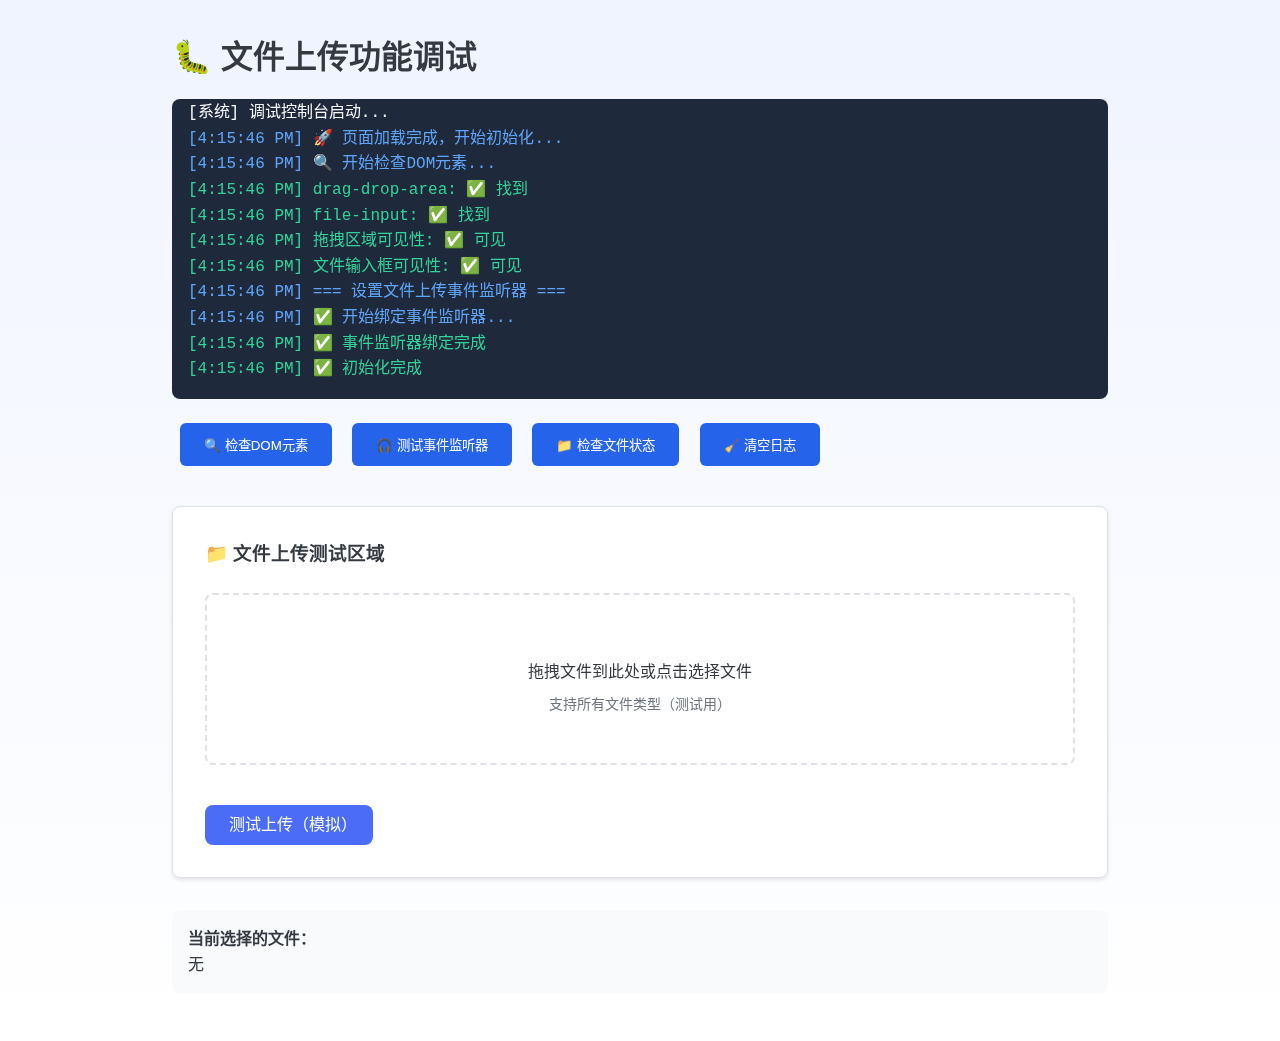
<file: debug-upload.html>
<!DOCTYPE html>
<html lang="zh-CN">
<head>
    <meta charset="UTF-8">
    <meta name="viewport" content="width=device-width, initial-scale=1.0">
    <title>🐛 文件上传调试页面</title>
    <link rel="stylesheet" href="style.css">
    <style>
        .debug-panel {
            background: #1e293b;
            color: #f8fafc;
            padding: 1rem;
            border-radius: 8px;
            font-family: monospace;
            margin: 1rem 0;
            max-height: 300px;
            overflow-y: auto;
        }
        .test-btn {
            margin: 0.5rem;
            padding: 0.75rem 1.5rem;
            border: none;
            border-radius: 6px;
            background: #2563eb;
            color: white;
            cursor: pointer;
        }
        .test-btn:hover {
            background: #1d4ed8;
        }
    </style>
</head>
<body>
    <div style="padding: 2rem; max-width: 1000px; margin: 0 auto;">
        <h1>🐛 文件上传功能调试</h1>
        
        <!-- 调试控制台 -->
        <div class="debug-panel" id="debug-console">
            [系统] 调试控制台启动...<br>
        </div>
        
        <!-- 测试按钮 -->
        <div style="margin: 1rem 0;">
            <button class="test-btn" onclick="testElements()">🔍 检查DOM元素</button>
            <button class="test-btn" onclick="testEventListeners()">🎧 测试事件监听器</button>
            <button class="test-btn" onclick="testCurrentFiles()">📁 检查文件状态</button>
            <button class="test-btn" onclick="clearDebug()">🧹 清空日志</button>
        </div>
        
        <!-- 文件上传区域 -->
        <div class="upload-card" style="margin: 2rem 0;">
            <h3>📁 文件上传测试区域</h3>
            
            <div class="drag-drop-area" id="drag-drop-area">
                <div class="upload-icon">
                    <i class="fas fa-cloud-upload-alt"></i>
                </div>
                <p>拖拽文件到此处或点击选择文件</p>
                <p class="upload-hint">支持所有文件类型（测试用）</p>
                <input type="file" id="file-input" multiple>
            </div>
            
            <button class="btn btn-primary" onclick="testUpload()" style="margin-top: 1rem;">
                <i class="fas fa-upload"></i> 测试上传（模拟）
            </button>
        </div>
        
        <!-- 文件信息显示 -->
        <div id="file-info" style="background: #f8fafc; padding: 1rem; border-radius: 8px; margin: 1rem 0;">
            <h4>当前选择的文件：</h4>
            <div id="file-list">无</div>
        </div>
    </div>

    <script>
        // 全局变量
        let currentFiles = [];
        let debugConsole = document.getElementById('debug-console');
        
        // 调试日志函数
        function debugLog(message, type = 'info') {
            const timestamp = new Date().toLocaleTimeString();
            const colors = {
                info: '#60a5fa',
                success: '#34d399', 
                error: '#f87171',
                warning: '#fbbf24'
            };
            
            debugConsole.innerHTML += `<span style="color: ${colors[type]}">[${timestamp}] ${message}</span><br>`;
            debugConsole.scrollTop = debugConsole.scrollHeight;
            console.log(`[DEBUG] ${message}`);
        }
        
        // 测试DOM元素
        function testElements() {
            debugLog('🔍 开始检查DOM元素...', 'info');
            
            const dragDropArea = document.getElementById('drag-drop-area');
            const fileInput = document.getElementById('file-input');
            
            debugLog(`drag-drop-area: ${!!dragDropArea ? '✅ 找到' : '❌ 未找到'}`, dragDropArea ? 'success' : 'error');
            debugLog(`file-input: ${!!fileInput ? '✅ 找到' : '❌ 未找到'}`, fileInput ? 'success' : 'error');
            
            if (dragDropArea) {
                debugLog(`拖拽区域可见性: ${dragDropArea.offsetParent !== null ? '✅ 可见' : '❌ 隐藏'}`, dragDropArea.offsetParent !== null ? 'success' : 'warning');
            }
            
            if (fileInput) {
                debugLog(`文件输入框可见性: ${fileInput.offsetParent !== null ? '✅ 可见' : '❌ 隐藏'}`, fileInput.offsetParent !== null ? 'success' : 'warning');
            }
        }
        
        // 测试事件监听器
        function testEventListeners() {
            debugLog('🎧 开始设置事件监听器...', 'info');
            setupFileUploadListeners();
            debugLog('✅ 事件监听器设置完成', 'success');
        }
        
        // 检查文件状态
        function testCurrentFiles() {
            debugLog('📁 检查当前文件状态...', 'info');
            debugLog(`currentFiles类型: ${typeof currentFiles}`, 'info');
            debugLog(`currentFiles是否为数组: ${Array.isArray(currentFiles)}`, 'info');
            debugLog(`currentFiles长度: ${currentFiles.length}`, 'info');
            
            if (currentFiles.length > 0) {
                currentFiles.forEach((file, index) => {
                    debugLog(`文件${index + 1}: ${file.name} (${file.size} bytes)`, 'success');
                });
            } else {
                debugLog('❌ 没有选择任何文件', 'warning');
            }
        }
        
        // 模拟上传测试
        function testUpload() {
            debugLog('🚀 模拟上传测试...', 'info');
            
            if (currentFiles.length === 0) {
                debugLog('❌ 没有文件可上传', 'error');
                showToast('请先选择文件', 'warning');
                return;
            }
            
            debugLog(`✅ 发现 ${currentFiles.length} 个文件，开始模拟上传...`, 'success');
            showToast(`模拟上传 ${currentFiles.length} 个文件成功！`, 'success');
        }
        
        // 清空调试日志
        function clearDebug() {
            debugConsole.innerHTML = '[系统] 调试控制台已清空...<br>';
        }
        
        // 文件处理函数
        function handleFileSelect(files) {
            debugLog('=== 🎯 handleFileSelect被调用 ===', 'info');
            debugLog(`传入文件数量: ${files.length}`, 'info');
            
            currentFiles = Array.from(files);
            
            // 更新文件信息显示
            const fileList = document.getElementById('file-list');
            if (currentFiles.length > 0) {
                fileList.innerHTML = currentFiles.map(file => 
                    `<div>📄 ${file.name} (${formatFileSize(file.size)})</div>`
                ).join('');
                
                debugLog(`✅ 成功选择 ${currentFiles.length} 个文件`, 'success');
            } else {
                fileList.innerHTML = '无';
                debugLog('❌ 没有有效文件', 'error');
            }
        }
        
        // 文件大小格式化
        function formatFileSize(bytes) {
            if (bytes === 0) return '0 Bytes';
            const k = 1024;
            const sizes = ['Bytes', 'KB', 'MB', 'GB'];
            const i = Math.floor(Math.log(bytes) / Math.log(k));
            return parseFloat((bytes / Math.pow(k, i)).toFixed(2)) + ' ' + sizes[i];
        }
        
        // Toast提示函数
        function showToast(message, type = 'info') {
            let container = document.getElementById('toast-container');
            if (!container) {
                container = document.createElement('div');
                container.id = 'toast-container';
                container.className = 'toast-container';
                document.body.appendChild(container);
            }
            
            const toast = document.createElement('div');
            toast.className = `toast ${type}`;
            toast.innerHTML = `
                <div style="display: flex; justify-content: space-between; align-items: center;">
                    <span>${message}</span>
                    <button onclick="this.parentElement.parentElement.remove()" style="background: none; border: none; cursor: pointer; color: #64748b; font-size: 1.2rem; padding: 0 5px;">×</button>
                </div>
            `;
            
            container.appendChild(toast);
            debugLog(`📨 Toast消息: ${message}`, 'info');
            
            setTimeout(() => {
                if (toast.parentElement) {
                    toast.remove();
                }
            }, 5000);
        }
        
        // 设置文件上传事件监听器（复制自主文件）
        function setupFileUploadListeners() {
            debugLog('=== 设置文件上传事件监听器 ===', 'info');
            
            const dragDropArea = document.getElementById('drag-drop-area');
            const fileInput = document.getElementById('file-input');

            if (!dragDropArea || !fileInput) {
                debugLog('❌ 文件上传元素未找到!', 'error');
                return;
            }

            // 移除旧的事件监听器
            const newDragDropArea = dragDropArea.cloneNode(true);
            const newFileInput = newDragDropArea.querySelector('#file-input');
            dragDropArea.parentNode.replaceChild(newDragDropArea, dragDropArea);

            debugLog('✅ 开始绑定事件监听器...', 'info');

            // 拖拽事件
            newDragDropArea.addEventListener('dragover', (e) => {
                e.preventDefault();
                newDragDropArea.classList.add('dragover');
                debugLog('🔄 文件拖拽悬停', 'info');
            });

            newDragDropArea.addEventListener('dragleave', (e) => {
                e.preventDefault();
                if (!newDragDropArea.contains(e.relatedTarget)) {
                    newDragDropArea.classList.remove('dragover');
                    debugLog('🔄 文件拖拽离开', 'info');
                }
            });

            newDragDropArea.addEventListener('drop', (e) => {
                e.preventDefault();
                newDragDropArea.classList.remove('dragover');
                const files = e.dataTransfer.files;
                debugLog(`🎯 拖拽放下 ${files.length} 个文件`, 'success');
                if (files.length > 0) {
                    handleFileSelect(files);
                    showToast(`通过拖拽选择了 ${files.length} 个文件`, 'success');
                }
            });

            // 点击事件
            newDragDropArea.addEventListener('click', (e) => {
                debugLog('🖱️ 点击上传区域', 'info');
                if (e.target !== newFileInput) {
                    newFileInput.click();
                }
            });

            // 文件选择事件
            newFileInput.addEventListener('change', (e) => {
                const files = e.target.files;
                debugLog(`🎯 文件选择改变: ${files.length} 个文件`, 'success');
                if (files.length > 0) {
                    handleFileSelect(files);
                    showToast(`已选择 ${files.length} 个文件`, 'success');
                }
            });

            debugLog('✅ 事件监听器绑定完成', 'success');
        }
        
        // 页面加载时初始化
        document.addEventListener('DOMContentLoaded', function() {
            debugLog('🚀 页面加载完成，开始初始化...', 'info');
            testElements();
            setupFileUploadListeners();
            debugLog('✅ 初始化完成', 'success');
        });
    </script>
</body>
</html>
</file>
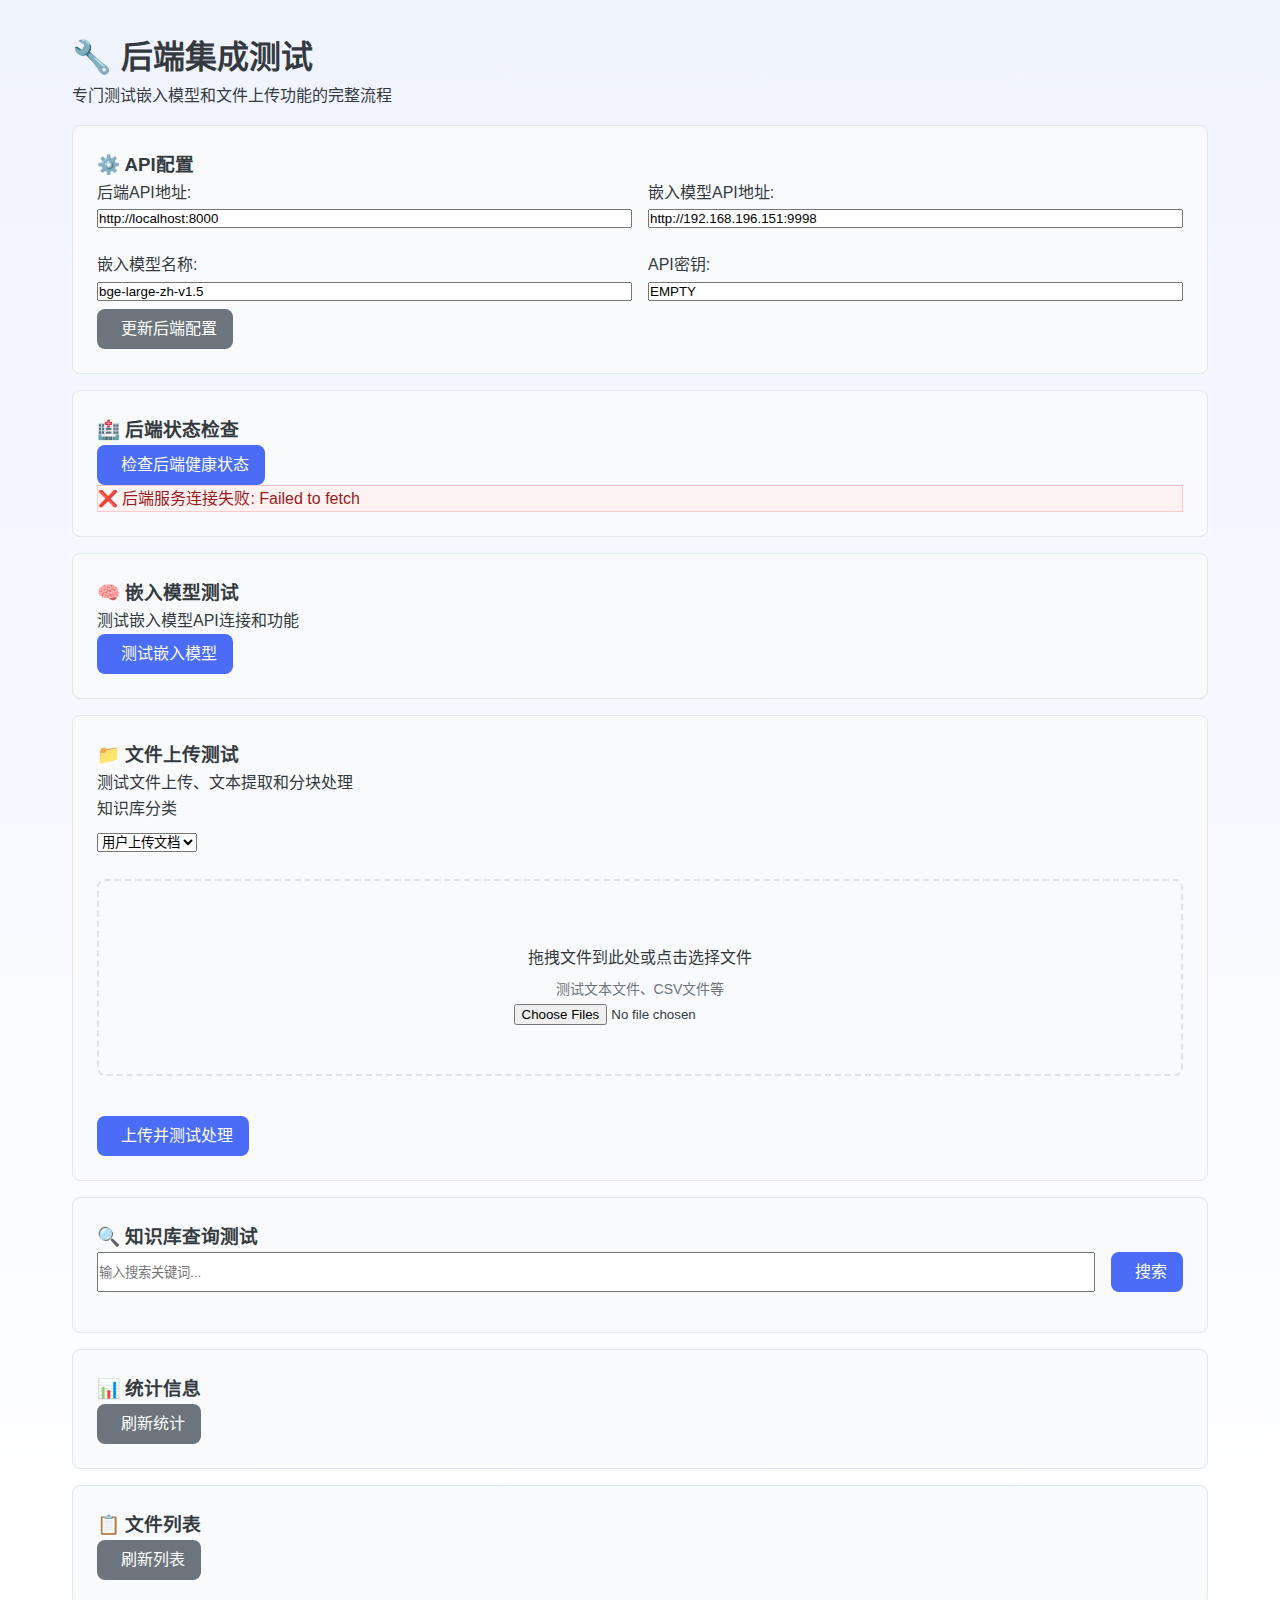
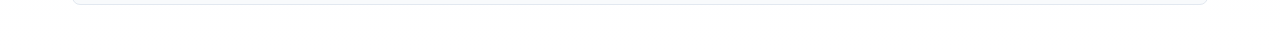
<file: test-backend-integration.html>
<!DOCTYPE html>
<html lang="zh-CN">
<head>
    <meta charset="UTF-8">
    <meta name="viewport" content="width=device-width, initial-scale=1.0">
    <title>🔧 后端集成测试 - 嵌入模型与文件上传</title>
    <link rel="stylesheet" href="style.css">
    <style>
        .test-section {
            background: #f8fafc;
            border: 1px solid #e2e8f0;
            border-radius: 8px;
            padding: 1.5rem;
            margin: 1rem 0;
        }
        .status-indicator {
            padding: 0.5rem 1rem;
            border-radius: 6px;
            margin: 0.5rem 0;
            font-weight: 500;
        }
        .status-success {
            background: #dcfce7;
            color: #166534;
            border: 1px solid #bbf7d0;
        }
        .status-error {
            background: #fef2f2;
            color: #991b1b;
            border: 1px solid #fecaca;
        }
        .status-warning {
            background: #fefce8;
            color: #92400e;
            border: 1px solid #fde68a;
        }
        .code-block {
            background: #1e293b;
            color: #f8fafc;
            padding: 1rem;
            border-radius: 6px;
            font-family: monospace;
            font-size: 0.875rem;
            overflow-x: auto;
            margin: 0.5rem 0;
        }
        .config-input {
            width: 100%;
            margin-bottom: 0.5rem;
        }
    </style>
</head>
<body>
    <div style="padding: 2rem; max-width: 1200px; margin: 0 auto;">
        <h1>🔧 后端集成测试</h1>
        <p>专门测试嵌入模型和文件上传功能的完整流程</p>
        
        <!-- API配置 -->
        <div class="test-section">
            <h3>⚙️ API配置</h3>
            <div style="display: grid; grid-template-columns: 1fr 1fr; gap: 1rem;">
                <div>
                    <label>后端API地址:</label>
                    <input type="text" id="api-base" value="http://localhost:8000" class="config-input">
                </div>
                <div>
                    <label>嵌入模型API地址:</label>
                    <input type="text" id="embed-url" value="http://192.168.196.151:9998" class="config-input">
                </div>
                <div>
                    <label>嵌入模型名称:</label>
                    <input type="text" id="embed-model" value="bge-large-zh-v1.5" class="config-input">
                </div>
                <div>
                    <label>API密钥:</label>
                    <input type="text" id="embed-key" value="EMPTY" class="config-input">
                </div>
            </div>
            <button class="btn btn-secondary" onclick="updateBackendConfig()">
                <i class="fas fa-cog"></i> 更新后端配置
            </button>
        </div>

        <!-- 后端状态检查 -->
        <div class="test-section">
            <h3>🏥 后端状态检查</h3>
            <button class="btn btn-primary" onclick="checkBackendHealth()">
                <i class="fas fa-heartbeat"></i> 检查后端健康状态
            </button>
            <div id="health-status"></div>
        </div>

        <!-- 嵌入模型测试 -->
        <div class="test-section">
            <h3>🧠 嵌入模型测试</h3>
            <p>测试嵌入模型API连接和功能</p>
            <button class="btn btn-primary" onclick="testEmbeddingModel()">
                <i class="fas fa-brain"></i> 测试嵌入模型
            </button>
            <div id="embedding-test-result"></div>
        </div>

        <!-- 文件上传测试 -->
        <div class="test-section">
            <h3>📁 文件上传测试</h3>
            <p>测试文件上传、文本提取和分块处理</p>
            
            <div class="form-group">
                <label for="test-kb-type">知识库分类</label>
                <select id="test-kb-type" class="form-select">
                    <option value="用户上传文档">用户上传文档</option>
                    <option value="临床试验方案">临床试验方案</option>
                    <option value="医学文献">医学文献</option>
                </select>
            </div>
            
            <div class="drag-drop-area" id="test-drag-drop-area">
                <div class="upload-icon">
                    <i class="fas fa-cloud-upload-alt"></i>
                </div>
                <p>拖拽文件到此处或点击选择文件</p>
                <p class="upload-hint">测试文本文件、CSV文件等</p>
                <input type="file" id="test-file-input" multiple>
            </div>
            
            <button class="btn btn-primary" onclick="uploadTestFiles()" style="margin-top: 1rem;">
                <i class="fas fa-upload"></i> 上传并测试处理
            </button>
            
            <div id="upload-test-result"></div>
        </div>

        <!-- 知识库查询测试 -->
        <div class="test-section">
            <h3>🔍 知识库查询测试</h3>
            <div style="display: flex; gap: 1rem; margin-bottom: 1rem;">
                <input type="text" id="search-query" placeholder="输入搜索关键词..." style="flex: 1;">
                <button class="btn btn-primary" onclick="testKnowledgeSearch()">
                    <i class="fas fa-search"></i> 搜索
                </button>
            </div>
            <div id="search-test-result"></div>
        </div>

        <!-- 统计信息 -->
        <div class="test-section">
            <h3>📊 统计信息</h3>
            <button class="btn btn-secondary" onclick="loadKnowledgeStats()">
                <i class="fas fa-chart-bar"></i> 刷新统计
            </button>
            <div id="stats-display"></div>
        </div>

        <!-- 文件列表 -->
        <div class="test-section">
            <h3>📋 文件列表</h3>
            <button class="btn btn-secondary" onclick="loadFileList()">
                <i class="fas fa-list"></i> 刷新列表
            </button>
            <div id="files-display"></div>
        </div>
    </div>

    <script>
        // 全局变量
        let currentFiles = [];
        let apiBaseUrl = 'http://localhost:8000';

        // 页面初始化
        document.addEventListener('DOMContentLoaded', function() {
            setupFileUploadListeners();
            checkBackendHealth();
        });

        // 设置文件上传监听器
        function setupFileUploadListeners() {
            const dragDropArea = document.getElementById('test-drag-drop-area');
            const fileInput = document.getElementById('test-file-input');

            if (!dragDropArea || !fileInput) return;

            // 移除旧事件监听器
            const newDragDropArea = dragDropArea.cloneNode(true);
            const newFileInput = newDragDropArea.querySelector('#test-file-input');
            dragDropArea.parentNode.replaceChild(newDragDropArea, dragDropArea);

            // 拖拽事件
            newDragDropArea.addEventListener('dragover', (e) => {
                e.preventDefault();
                newDragDropArea.classList.add('dragover');
            });

            newDragDropArea.addEventListener('dragleave', (e) => {
                e.preventDefault();
                if (!newDragDropArea.contains(e.relatedTarget)) {
                    newDragDropArea.classList.remove('dragover');
                }
            });

            newDragDropArea.addEventListener('drop', (e) => {
                e.preventDefault();
                newDragDropArea.classList.remove('dragover');
                const files = e.dataTransfer.files;
                if (files.length > 0) {
                    handleTestFileSelect(files);
                }
            });

            // 点击事件
            newDragDropArea.addEventListener('click', (e) => {
                if (e.target !== newFileInput) {
                    newFileInput.click();
                }
            });

            // 文件选择事件
            newFileInput.addEventListener('change', (e) => {
                const files = e.target.files;
                if (files.length > 0) {
                    handleTestFileSelect(files);
                }
            });
        }

        // 处理文件选择
        function handleTestFileSelect(files) {
            currentFiles = Array.from(files);
            const dragDropArea = document.getElementById('test-drag-drop-area');
            const preview = dragDropArea.querySelector('p');
            
            if (currentFiles.length > 0) {
                const fileNames = currentFiles.map(f => f.name).join(', ');
                preview.innerHTML = `已选择 ${currentFiles.length} 个文件:<br><small style="color: #666;">${fileNames}</small>`;
                dragDropArea.style.borderColor = '#10b981';
                dragDropArea.style.backgroundColor = 'rgba(16, 185, 129, 0.05)';
            }
        }

        // 更新后端配置
        async function updateBackendConfig() {
            const embedUrl = document.getElementById('embed-url').value;
            const embedModel = document.getElementById('embed-model').value;
            const embedKey = document.getElementById('embed-key').value;
            apiBaseUrl = document.getElementById('api-base').value;

            try {
                const formData = new FormData();
                formData.append('embed_type', 'local-api');
                formData.append('embed_url', embedUrl);
                formData.append('embed_model', embedModel);
                formData.append('embed_key', embedKey);
                formData.append('embed_dimension', '1024');

                const response = await fetch(`${apiBaseUrl}/config/update`, {
                    method: 'POST',
                    body: formData
                });

                if (response.ok) {
                    showStatus('config-status', '配置更新成功', 'success');
                } else {
                    showStatus('config-status', '配置更新失败', 'error');
                }
            } catch (error) {
                showStatus('config-status', `配置更新错误: ${error.message}`, 'error');
            }
        }

        // 检查后端健康状态
        async function checkBackendHealth() {
            try {
                const response = await fetch(`${apiBaseUrl}/health`);
                const data = await response.json();
                
                if (response.ok) {
                    const statusHtml = `
                        <div class="status-success">
                            ✅ 后端服务正常运行<br>
                            <small>服务: ${data.service} | 时间: ${data.timestamp}</small>
                        </div>
                    `;
                    document.getElementById('health-status').innerHTML = statusHtml;
                } else {
                    throw new Error('健康检查失败');
                }
            } catch (error) {
                const statusHtml = `
                    <div class="status-error">
                        ❌ 后端服务连接失败: ${error.message}
                    </div>
                `;
                document.getElementById('health-status').innerHTML = statusHtml;
            }
        }

        // 测试嵌入模型
        async function testEmbeddingModel() {
            const resultDiv = document.getElementById('embedding-test-result');
            resultDiv.innerHTML = '<div class="status-warning">🔄 正在测试嵌入模型...</div>';

            try {
                const response = await fetch(`${apiBaseUrl}/test/embedding`, {
                    method: 'POST'
                });
                const result = await response.json();

                if (result.success) {
                    const resultHtml = `
                        <div class="status-success">
                            ✅ 嵌入模型测试成功<br>
                            <strong>模型类型:</strong> ${result.model_type}<br>
                            <strong>模型名称:</strong> ${result.model_name || 'N/A'}<br>
                            <strong>向量维度:</strong> ${result.dimension}<br>
                            <strong>示例值:</strong> [${result.sample_values.join(', ')}]
                        </div>
                        <div class="code-block">
API响应: ${JSON.stringify(result, null, 2)}
                        </div>
                    `;
                    resultDiv.innerHTML = resultHtml;
                } else {
                    resultDiv.innerHTML = `
                        <div class="status-error">
                            ❌ 嵌入模型测试失败<br>
                            <strong>错误信息:</strong> ${result.message}
                        </div>
                    `;
                }
            } catch (error) {
                resultDiv.innerHTML = `
                    <div class="status-error">
                        ❌ 测试请求失败: ${error.message}
                    </div>
                `;
            }
        }

        // 上传测试文件
        async function uploadTestFiles() {
            if (currentFiles.length === 0) {
                showToast('请先选择文件', 'warning');
                return;
            }

            const resultDiv = document.getElementById('upload-test-result');
            const knowledgeType = document.getElementById('test-kb-type').value;
            
            resultDiv.innerHTML = '<div class="status-warning">🔄 正在上传和处理文件...</div>';

            try {
                let allResults = [];

                for (let file of currentFiles) {
                    const formData = new FormData();
                    formData.append('file', file);
                    formData.append('knowledge_type', knowledgeType);
                    formData.append('title', file.name.split('.')[0]);

                    const response = await fetch(`${apiBaseUrl}/knowledge/upload`, {
                        method: 'POST',
                        body: formData
                    });

                    const result = await response.json();
                    allResults.push({ file: file.name, result });
                }

                // 显示结果
                let resultsHtml = '';
                for (let { file, result } of allResults) {
                    if (result.success) {
                        resultsHtml += `
                            <div class="status-success">
                                ✅ ${file} 上传成功<br>
                                <strong>记录数:</strong> ${result.records_added}<br>
                                <strong>文本块数:</strong> ${result.chunks_count}<br>
                                <strong>文件类型:</strong> ${result.processing_info.file_type}<br>
                                <strong>文本提取:</strong> ${result.processing_info.text_extracted ? '成功' : '失败'}<br>
                                <strong>分块处理:</strong> ${result.processing_info.chunking_applied ? '已应用' : '未应用'}
                            </div>
                        `;
                    } else {
                        resultsHtml += `
                            <div class="status-error">
                                ❌ ${file} 上传失败: ${result.message || result.detail}
                            </div>
                        `;
                    }
                }

                resultDiv.innerHTML = resultsHtml;

                // 清空文件选择
                currentFiles = [];
                document.getElementById('test-file-input').value = '';
                const dragDropArea = document.getElementById('test-drag-drop-area');
                dragDropArea.querySelector('p').innerHTML = '拖拽文件到此处或点击选择文件';
                dragDropArea.style.borderColor = '';
                dragDropArea.style.backgroundColor = '';

                // 刷新统计和文件列表
                loadKnowledgeStats();
                loadFileList();

            } catch (error) {
                resultDiv.innerHTML = `
                    <div class="status-error">
                        ❌ 上传过程出错: ${error.message}
                    </div>
                `;
            }
        }

        // 测试知识库搜索
        async function testKnowledgeSearch() {
            const query = document.getElementById('search-query').value.trim();
            if (!query) {
                showToast('请输入搜索关键词', 'warning');
                return;
            }

            const resultDiv = document.getElementById('search-test-result');
            resultDiv.innerHTML = '<div class="status-warning">🔄 正在进行向量相似度搜索...</div>';

            try {
                const response = await fetch(`${apiBaseUrl}/knowledge/search?query=${encodeURIComponent(query)}&top_k=5`);
                const result = await response.json();

                if (result.success) {
                    if (result.results.length > 0) {
                        let resultsHtml = `
                            <div class="status-success">
                                ✅ 找到 ${result.results.length} 个相关结果
                            </div>
                        `;
                        
                        // 显示搜索信息
                        if (result.search_info) {
                            resultsHtml += `
                                <div style="background: #f1f5f9; padding: 1rem; margin: 0.5rem 0; border-radius: 6px;">
                                    <h4>🔍 搜索详情</h4>
                                    <p><strong>查询:</strong> ${result.search_info.query}</p>
                                    <p><strong>搜索的文档数:</strong> ${result.search_info.total_docs_searched}</p>
                                    <p><strong>找到结果数:</strong> ${result.search_info.results_found}</p>
                                    <p><strong>查询向量维度:</strong> ${result.search_info.embedding_dimension}</p>
                                </div>
                            `;
                        }
                        
                        result.results.forEach((item, index) => {
                            const similarityPercent = (item.score * 100).toFixed(1);
                            const similarityColor = item.score > 0.7 ? '#10b981' : item.score > 0.5 ? '#f59e0b' : '#ef4444';
                            
                            resultsHtml += `
                                <div style="border: 1px solid #e2e8f0; padding: 1rem; margin: 0.5rem 0; border-radius: 6px;">
                                    <div style="display: flex; justify-content: space-between; align-items: center; margin-bottom: 0.5rem;">
                                        <h4>结果 ${index + 1}</h4>
                                        <span style="background: ${similarityColor}; color: white; padding: 0.25rem 0.5rem; border-radius: 4px; font-size: 0.875rem;">
                                            相似度: ${similarityPercent}%
                                        </span>
                                    </div>
                                    <p><strong>类型:</strong> ${item.knowledge_type}</p>
                                    <p><strong>内容:</strong> ${item.content}</p>
                                    <div style="font-size: 0.875rem; color: #64748b;">
                                        <p><strong>来源:</strong> ${item.metadata.source_file || item.metadata.title}</p>
                                        <p><strong>文本块:</strong> 第 ${item.metadata.chunk_index + 1} 块</p>
                                        <p><strong>上传时间:</strong> ${new Date(item.metadata.upload_time).toLocaleString()}</p>
                                        ${item.metadata.embedding_dimension ? `<p><strong>向量维度:</strong> ${item.metadata.embedding_dimension}</p>` : ''}
                                    </div>
                                </div>
                            `;
                        });

                        resultDiv.innerHTML = resultsHtml;
                    } else {
                        let messageHtml = '<div class="status-warning">⚠️ 没有找到相关结果</div>';
                        
                        if (result.message) {
                            messageHtml += `<p>${result.message}</p>`;
                        }
                        
                        if (result.search_info) {
                            messageHtml += `
                                <div style="background: #fef3c7; padding: 1rem; margin: 0.5rem 0; border-radius: 6px;">
                                    <p><strong>搜索信息:</strong></p>
                                    <p>• 查询: ${result.search_info.query}</p>
                                    <p>• 搜索的文档数: ${result.search_info.total_docs_searched}</p>
                                    <p>• 查询向量维度: ${result.search_info.embedding_dimension}</p>
                                </div>
                            `;
                        }
                        
                        resultDiv.innerHTML = messageHtml;
                    }
                } else {
                    resultDiv.innerHTML = `<div class="status-error">❌ 搜索失败: ${result.message}</div>`;
                }
            } catch (error) {
                resultDiv.innerHTML = `<div class="status-error">❌ 搜索请求失败: ${error.message}</div>`;
            }
        }

        // 加载知识库统计
        async function loadKnowledgeStats() {
            try {
                const response = await fetch(`${apiBaseUrl}/knowledge/stats`);
                const result = await response.json();

                if (result.success) {
                    let statsHtml = '<div class="status-success">✅ 统计信息加载成功</div>';
                    
                    // 显示总体统计
                    if (result.summary) {
                        statsHtml += `
                            <div style="background: #f1f5f9; padding: 1rem; margin: 0.5rem 0; border-radius: 6px;">
                                <h4>📊 总体统计</h4>
                                <p><strong>向量化文档总数:</strong> ${result.summary.total_embedded_documents}</p>
                                <p><strong>上传文件总数:</strong> ${result.summary.total_uploaded_files}</p>
                                <p><strong>嵌入模型类型:</strong> ${result.summary.embedding_model}</p>
                                <p><strong>平均每文件文档数:</strong> ${result.summary.avg_docs_per_file.toFixed(1)}</p>
                            </div>
                        `;
                    }
                    
                    // 显示各类型统计
                    const total = Object.values(result.stats).reduce((sum, stat) => sum + (stat.document_count || 0), 0);
                    statsHtml += `<h4>📚 分类统计</h4>`;
                    
                    Object.entries(result.stats).forEach(([type, stat]) => {
                        const count = stat.document_count || 0;
                        const percentage = total > 0 ? ((count / total) * 100).toFixed(1) : '0.0';
                        statsHtml += `
                            <p><strong>${type}:</strong> ${count} 个文档 (${percentage}%)</p>
                        `;
                    });

                    document.getElementById('stats-display').innerHTML = statsHtml;
                } else {
                    document.getElementById('stats-display').innerHTML = '<div class="status-error">❌ 统计加载失败</div>';
                }
            } catch (error) {
                document.getElementById('stats-display').innerHTML = `<div class="status-error">❌ 统计请求失败: ${error.message}</div>`;
            }
        }

        // 加载文件列表
        async function loadFileList() {
            try {
                const response = await fetch(`${apiBaseUrl}/knowledge/files`);
                const result = await response.json();

                if (result.success) {
                    let filesHtml = `
                        <div class="status-success">
                            ✅ 文件列表加载成功 
                            (共 ${result.files.length} 个文件，${result.total_embedded_documents || 0} 个向量文档)
                        </div>
                    `;
                    
                    if (result.files.length > 0) {
                        result.files.forEach(file => {
                            const embeddingStatus = file.embedded_count > 0 ? '✅' : '❌';
                            const embeddingInfo = file.embedded_count > 0 ? 
                                `成功: ${file.embedded_count}/${file.chunks_count}` : 
                                '未向量化';
                            
                            filesHtml += `
                                <div style="border: 1px solid #e2e8f0; padding: 1rem; margin: 0.5rem 0; border-radius: 6px;">
                                    <h4>${file.original_name || file.filename}</h4>
                                    <div style="display: grid; grid-template-columns: 1fr 1fr; gap: 1rem;">
                                        <div>
                                            <p><strong>类型:</strong> ${file.knowledge_type}</p>
                                            <p><strong>大小:</strong> ${formatFileSize(file.size)}</p>
                                            <p><strong>文本块数:</strong> ${file.chunks_count || 'N/A'}</p>
                                        </div>
                                        <div>
                                            <p><strong>向量化:</strong> ${embeddingStatus} ${embeddingInfo}</p>
                                            <p><strong>上传时间:</strong> ${new Date(file.upload_time).toLocaleString()}</p>
                                        </div>
                                    </div>
                                </div>
                            `;
                        });
                    } else {
                        filesHtml += '<p>暂无上传的文件</p>';
                    }

                    document.getElementById('files-display').innerHTML = filesHtml;
                } else {
                    document.getElementById('files-display').innerHTML = '<div class="status-error">❌ 文件列表加载失败</div>';
                }
            } catch (error) {
                document.getElementById('files-display').innerHTML = `<div class="status-error">❌ 文件列表请求失败: ${error.message}</div>`;
            }
        }

        // 显示状态
        function showStatus(elementId, message, type) {
            const element = document.getElementById(elementId);
            if (element) {
                element.innerHTML = `<div class="status-${type}">${message}</div>`;
            }
        }

        // 格式化文件大小
        function formatFileSize(bytes) {
            if (bytes === 0) return '0 Bytes';
            const k = 1024;
            const sizes = ['Bytes', 'KB', 'MB', 'GB'];
            const i = Math.floor(Math.log(bytes) / Math.log(k));
            return parseFloat((bytes / Math.pow(k, i)).toFixed(2)) + ' ' + sizes[i];
        }

        // Toast提示
        function showToast(message, type = 'info') {
            let container = document.getElementById('toast-container');
            if (!container) {
                container = document.createElement('div');
                container.id = 'toast-container';
                container.className = 'toast-container';
                document.body.appendChild(container);
            }
            
            const toast = document.createElement('div');
            toast.className = `toast ${type}`;
            toast.innerHTML = `
                <div style="display: flex; justify-content: space-between; align-items: center;">
                    <span>${message}</span>
                    <button onclick="this.parentElement.parentElement.remove()" style="background: none; border: none; cursor: pointer; color: #64748b; font-size: 1.2rem; padding: 0 5px;">×</button>
                </div>
            `;
            
            container.appendChild(toast);
            
            setTimeout(() => {
                if (toast.parentElement) {
                    toast.remove();
                }
            }, 5000);
        }
    </script>
</body>
</html>
</file>
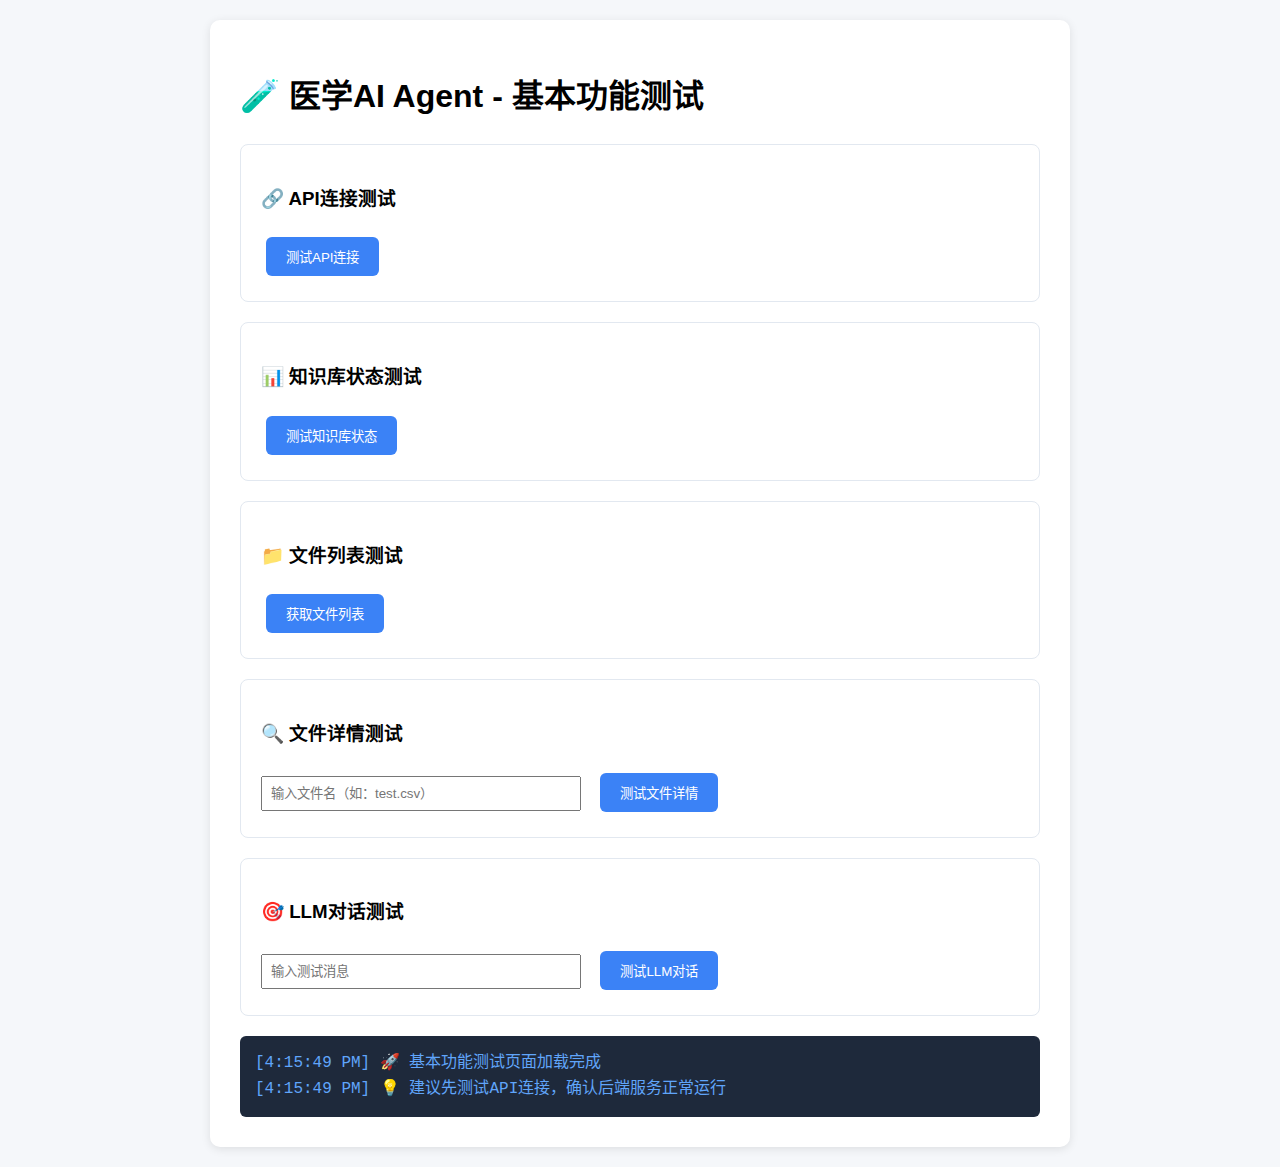
<file: test-basic-functions.html>
<!DOCTYPE html>
<html lang="zh-CN">
<head>
    <meta charset="UTF-8">
    <meta name="viewport" content="width=device-width, initial-scale=1.0">
    <title>基本功能测试</title>
    <style>
        body {
            font-family: -apple-system, BlinkMacSystemFont, 'Segoe UI', Roboto, sans-serif;
            line-height: 1.6;
            margin: 0;
            padding: 20px;
            background-color: #f5f7fa;
        }
        .container {
            max-width: 800px;
            margin: 0 auto;
            background: white;
            padding: 30px;
            border-radius: 10px;
            box-shadow: 0 2px 10px rgba(0,0,0,0.1);
        }
        .test-section {
            margin: 20px 0;
            padding: 20px;
            border: 1px solid #e2e8f0;
            border-radius: 8px;
        }
        .test-result {
            margin: 10px 0;
            padding: 10px;
            border-radius: 4px;
            font-family: monospace;
        }
        .success { background-color: #f0f9ff; border-left: 4px solid #10b981; }
        .error { background-color: #fef2f2; border-left: 4px solid #ef4444; }
        .warning { background-color: #fffbeb; border-left: 4px solid #f59e0b; }
        .info { background-color: #f8fafc; border-left: 4px solid #6366f1; }
        button {
            background: #3b82f6;
            color: white;
            border: none;
            padding: 10px 20px;
            border-radius: 6px;
            cursor: pointer;
            margin: 5px;
        }
        button:hover { background: #2563eb; }
        #console {
            background: #1e293b;
            color: #e2e8f0;
            padding: 15px;
            border-radius: 6px;
            font-family: 'Courier New', monospace;
            max-height: 300px;
            overflow-y: auto;
            margin-top: 20px;
        }
    </style>
</head>
<body>
    <div class="container">
        <h1>🧪 医学AI Agent - 基本功能测试</h1>
        
        <div class="test-section">
            <h3>🔗 API连接测试</h3>
            <button onclick="testAPIConnection()">测试API连接</button>
            <div id="api-result"></div>
        </div>

        <div class="test-section">
            <h3>📊 知识库状态测试</h3>
            <button onclick="testKnowledgeBaseStatus()">测试知识库状态</button>
            <div id="kb-result"></div>
        </div>

        <div class="test-section">
            <h3>📁 文件列表测试</h3>
            <button onclick="testFileList()">获取文件列表</button>
            <div id="files-result"></div>
        </div>

        <div class="test-section">
            <h3>🔍 文件详情测试</h3>
            <input type="text" id="test-filename" placeholder="输入文件名（如：test.csv）" style="padding: 8px; width: 300px; margin-right: 10px;">
            <button onclick="testFileDetails()">测试文件详情</button>
            <div id="details-result"></div>
        </div>

        <div class="test-section">
            <h3>🎯 LLM对话测试</h3>
            <input type="text" id="test-message" placeholder="输入测试消息" style="padding: 8px; width: 300px; margin-right: 10px;">
            <button onclick="testLLMChat()">测试LLM对话</button>
            <div id="chat-result"></div>
        </div>

        <div id="console"></div>
    </div>

    <script>
        const API_BASE_URL = 'http://localhost:8000';
        let consoleDiv = document.getElementById('console');

        function log(message, type = 'info') {
            const timestamp = new Date().toLocaleTimeString();
            const colors = {
                info: '#60a5fa',
                success: '#10b981', 
                error: '#ef4444',
                warning: '#f59e0b'
            };
            
            consoleDiv.innerHTML += `<span style="color: ${colors[type]}">[${timestamp}] ${message}</span><br>`;
            consoleDiv.scrollTop = consoleDiv.scrollHeight;
            console.log(`[${type.toUpperCase()}] ${message}`);
        }

        function showResult(elementId, message, type) {
            const element = document.getElementById(elementId);
            element.innerHTML = `<div class="test-result ${type}">${message}</div>`;
        }

        async function testAPIConnection() {
            log('🔗 开始测试API连接...', 'info');
            showResult('api-result', '测试中...', 'info');
            
            try {
                const response = await fetch(`${API_BASE_URL}/health`, { timeout: 5000 });
                if (response.ok) {
                    const data = await response.json();
                    log('✅ API连接成功', 'success');
                    showResult('api-result', `✅ API连接正常<br>状态: ${data.status}<br>时间: ${data.timestamp}`, 'success');
                } else {
                    log(`❌ API连接失败: HTTP ${response.status}`, 'error');
                    showResult('api-result', `❌ HTTP ${response.status}: ${response.statusText}`, 'error');
                }
            } catch (error) {
                log(`💥 API连接异常: ${error.message}`, 'error');
                showResult('api-result', `❌ 连接失败: ${error.message}<br><br>请检查：<br>• 后端服务是否启动<br>• 端口8000是否开放<br>• 防火墙设置`, 'error');
            }
        }

        async function testKnowledgeBaseStatus() {
            log('📊 开始测试知识库状态...', 'info');
            showResult('kb-result', '测试中...', 'info');
            
            try {
                const response = await fetch(`${API_BASE_URL}/knowledge/stats`);
                if (response.ok) {
                    const data = await response.json();
                    log('✅ 知识库状态获取成功', 'success');
                    
                    let statsHtml = '✅ 知识库状态正常<br><br>';
                    if (data.stats) {
                        const total = Object.values(data.stats).reduce((sum, stat) => sum + (stat.document_count || 0), 0);
                        statsHtml += `📚 总文档数: ${total}<br>`;
                        
                        Object.entries(data.stats).forEach(([type, stat]) => {
                            statsHtml += `• ${type}: ${stat.document_count || 0} 个文档<br>`;
                        });
                    }
                    
                    showResult('kb-result', statsHtml, 'success');
                } else {
                    log(`❌ 知识库状态获取失败: HTTP ${response.status}`, 'error');
                    showResult('kb-result', `❌ HTTP ${response.status}: ${response.statusText}`, 'error');
                }
            } catch (error) {
                log(`💥 知识库状态测试异常: ${error.message}`, 'error');
                showResult('kb-result', `❌ 测试失败: ${error.message}`, 'error');
            }
        }

        async function testFileList() {
            log('📁 开始测试文件列表...', 'info');
            showResult('files-result', '测试中...', 'info');
            
            try {
                const response = await fetch(`${API_BASE_URL}/knowledge/files`);
                if (response.ok) {
                    const data = await response.json();
                    log('✅ 文件列表获取成功', 'success');
                    
                    if (data.success && data.files) {
                        let filesHtml = `✅ 文件列表获取成功<br><br>📁 共 ${data.files.length} 个文件:<br><br>`;
                        
                        data.files.slice(0, 10).forEach(file => {
                            filesHtml += `• ${file.filename} (${(file.size/1024).toFixed(1)} KB)<br>`;
                        });
                        
                        if (data.files.length > 10) {
                            filesHtml += `... 还有 ${data.files.length - 10} 个文件`;
                        }
                        
                        showResult('files-result', filesHtml, 'success');
                    } else {
                        showResult('files-result', '❌ 文件列表数据格式异常', 'error');
                    }
                } else {
                    log(`❌ 文件列表获取失败: HTTP ${response.status}`, 'error');
                    showResult('files-result', `❌ HTTP ${response.status}: ${response.statusText}`, 'error');
                }
            } catch (error) {
                log(`💥 文件列表测试异常: ${error.message}`, 'error');
                showResult('files-result', `❌ 测试失败: ${error.message}`, 'error');
            }
        }

        async function testFileDetails() {
            const filename = document.getElementById('test-filename').value.trim();
            if (!filename) {
                showResult('details-result', '❌ 请输入文件名', 'warning');
                return;
            }
            
            log(`🔍 开始测试文件详情: ${filename}`, 'info');
            showResult('details-result', '测试中...', 'info');
            
            try {
                const encodedFilename = encodeURIComponent(filename);
                const response = await fetch(`${API_BASE_URL}/knowledge/file/${encodedFilename}/details`);
                
                if (response.ok) {
                    const data = await response.json();
                    log('✅ 文件详情获取成功', 'success');
                    
                    if (data.success) {
                        const stats = data.file_stats || {};
                        const embeddingInfo = data.embedding_info || {};
                        
                        let detailsHtml = `
                            ✅ 文件详情获取成功<br><br>
                            📁 文件名: ${data.filename}<br>
                            📏 原始大小: ${stats.original_size || 0} 字符<br>
                            🧩 分块数量: ${stats.chunks_count || 0}<br>
                            📊 知识库类型数: ${stats.knowledge_types || 0}<br>
                            🔗 向量维度: ${embeddingInfo.embedding_dimensions || 'N/A'}<br>
                            📈 平均块长度: ${Math.round(embeddingInfo.avg_chunk_length || 0)} 字符
                        `;
                        
                        if (data.chunks && data.chunks.length > 0) {
                            detailsHtml += `<br><br>📚 前3个分块预览:<br>`;
                            data.chunks.slice(0, 3).forEach((chunk, i) => {
                                const preview = chunk.content.substring(0, 50) + '...';
                                detailsHtml += `${i+1}. [${chunk.knowledge_type}] ${preview}<br>`;
                            });
                        }
                        
                        showResult('details-result', detailsHtml, 'success');
                    } else {
                        showResult('details-result', `❌ API返回失败: ${data.error}`, 'error');
                    }
                } else {
                    const errorText = await response.text();
                    log(`❌ 文件详情错误响应: ${errorText}`, 'error');
                    showResult('details-result', `❌ HTTP ${response.status}: ${response.statusText}`, 'error');
                }
            } catch (error) {
                log(`💥 文件详情测试异常: ${error.message}`, 'error');
                showResult('details-result', `❌ 测试失败: ${error.message}`, 'error');
            }
        }

        async function testLLMChat() {
            const message = document.getElementById('test-message').value.trim();
            if (!message) {
                showResult('chat-result', '❌ 请输入测试消息', 'warning');
                return;
            }
            
            log(`🎯 开始测试LLM对话: ${message}`, 'info');
            showResult('chat-result', '测试中...', 'info');
            
            try {
                const response = await fetch(`${API_BASE_URL}/chat`, {
                    method: 'POST',
                    headers: {
                        'Content-Type': 'application/json'
                    },
                    body: JSON.stringify({
                        message: message,
                        conversation_id: 'test-' + Date.now()
                    })
                });
                
                if (response.ok) {
                    const data = await response.json();
                    log('✅ LLM对话测试成功', 'success');
                    
                    if (data.success) {
                        const reply = data.response || data.reply || '无回复内容';
                        showResult('chat-result', `✅ LLM响应成功<br><br>🤖 回复: ${reply.substring(0, 200)}${reply.length > 200 ? '...' : ''}`, 'success');
                    } else {
                        showResult('chat-result', `❌ LLM响应失败: ${data.error}`, 'error');
                    }
                } else {
                    log(`❌ LLM对话失败: HTTP ${response.status}`, 'error');
                    showResult('chat-result', `❌ HTTP ${response.status}: ${response.statusText}`, 'error');
                }
            } catch (error) {
                log(`💥 LLM对话测试异常: ${error.message}`, 'error');
                showResult('chat-result', `❌ 测试失败: ${error.message}`, 'error');
            }
        }

        // 页面加载完成后自动测试API连接
        document.addEventListener('DOMContentLoaded', function() {
            log('🚀 基本功能测试页面加载完成', 'info');
            log('💡 建议先测试API连接，确认后端服务正常运行', 'info');
        });
    </script>
</body>
</html>
</file>
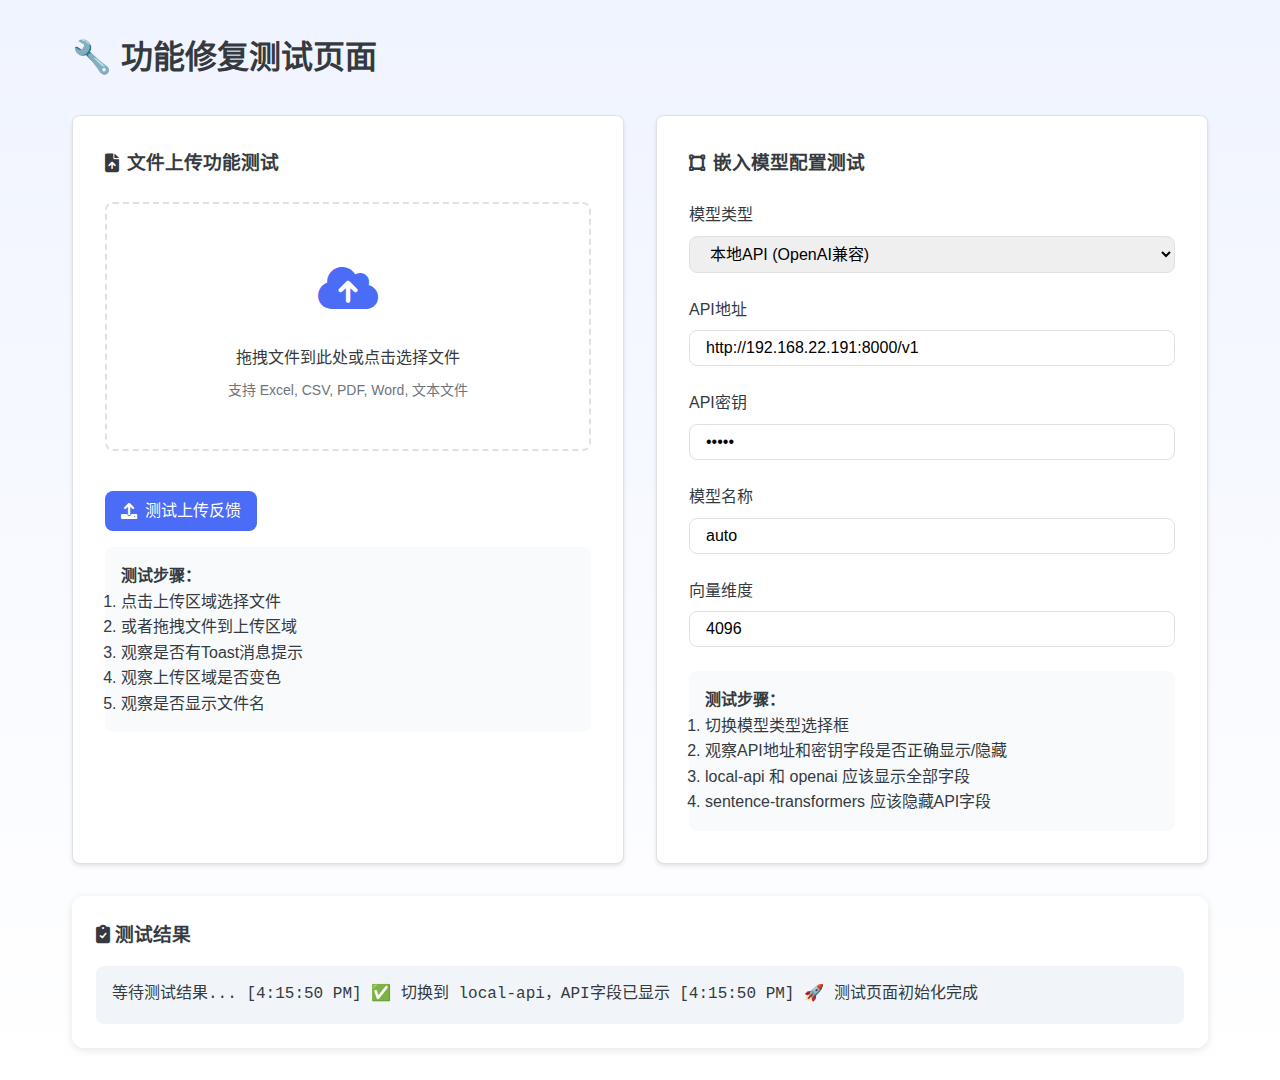
<file: test-fixes.html>
<!DOCTYPE html>
<html lang="zh-CN">
<head>
    <meta charset="UTF-8">
    <meta name="viewport" content="width=device-width, initial-scale=1.0">
    <title>功能修复测试页面</title>
    <link rel="stylesheet" href="style.css">
    <link rel="stylesheet" href="https://cdnjs.cloudflare.com/ajax/libs/font-awesome/6.0.0/css/all.min.css">
</head>
<body>
    <div style="padding: 2rem; max-width: 1200px; margin: 0 auto;">
        <h1>🔧 功能修复测试页面</h1>
        
        <div style="display: grid; grid-template-columns: 1fr 1fr; gap: 2rem; margin: 2rem 0;">
            <!-- 文件上传测试 -->
            <div class="upload-card">
                <h3><i class="fas fa-file-upload"></i> 文件上传功能测试</h3>
                
                <div class="drag-drop-area" id="drag-drop-area">
                    <div class="upload-icon">
                        <i class="fas fa-cloud-upload-alt"></i>
                    </div>
                    <p>拖拽文件到此处或点击选择文件</p>
                    <p class="upload-hint">支持 Excel, CSV, PDF, Word, 文本文件</p>
                    <input type="file" id="file-input" multiple accept=".xlsx,.xls,.csv,.pdf,.docx,.doc,.txt,.md">
                </div>
                
                <button class="btn btn-primary" onclick="testUpload()" style="margin-top: 1rem;">
                    <i class="fas fa-upload"></i> 测试上传反馈
                </button>
                
                <div style="margin-top: 1rem; padding: 1rem; background: #f8fafc; border-radius: 8px;">
                    <h4>测试步骤：</h4>
                    <ol>
                        <li>点击上传区域选择文件</li>
                        <li>或者拖拽文件到上传区域</li>
                        <li>观察是否有Toast消息提示</li>
                        <li>观察上传区域是否变色</li>
                        <li>观察是否显示文件名</li>
                    </ol>
                </div>
            </div>

            <!-- 嵌入模型配置测试 -->
            <div class="config-card">
                <h3><i class="fas fa-vector-square"></i> 嵌入模型配置测试</h3>
                
                <div class="form-group">
                    <label for="test-embed-type">模型类型</label>
                    <select id="test-embed-type" class="form-control" onchange="testToggleDisplay()">
                        <option value="sentence-transformers">SentenceTransformers</option>
                        <option value="openai">OpenAI Embeddings</option>
                        <option value="local-api" selected>本地API (OpenAI兼容)</option>
                    </select>
                </div>
                
                <div class="form-group" id="test-embed-url-group">
                    <label for="test-embed-url">API地址</label>
                    <input type="text" id="test-embed-url" class="form-control" 
                           value="http://192.168.22.191:8000/v1" placeholder="嵌入模型API地址">
                </div>
                
                <div class="form-group" id="test-embed-key-group">
                    <label for="test-embed-key">API密钥</label>
                    <input type="password" id="test-embed-key" class="form-control" 
                           value="EMPTY" placeholder="API Key (可选)">
                </div>
                
                <div class="form-group">
                    <label for="test-embed-model">模型名称</label>
                    <input type="text" id="test-embed-model" class="form-control" 
                           value="auto" placeholder="嵌入模型名称">
                </div>
                
                <div class="form-group">
                    <label for="test-embed-dim">向量维度</label>
                    <input type="number" id="test-embed-dim" class="form-control" 
                           value="4096" placeholder="向量维度">
                </div>
                
                <div style="margin-top: 1rem; padding: 1rem; background: #f8fafc; border-radius: 8px;">
                    <h4>测试步骤：</h4>
                    <ol>
                        <li>切换模型类型选择框</li>
                        <li>观察API地址和密钥字段是否正确显示/隐藏</li>
                        <li>local-api 和 openai 应该显示全部字段</li>
                        <li>sentence-transformers 应该隐藏API字段</li>
                    </ol>
                </div>
            </div>
        </div>

        <!-- 测试结果显示区域 -->
        <div style="margin-top: 2rem; padding: 1.5rem; background: white; border-radius: 12px; box-shadow: 0 2px 8px rgba(0,0,0,0.1);">
            <h3><i class="fas fa-clipboard-check"></i> 测试结果</h3>
            <div id="test-results" style="font-family: monospace; background: #f1f5f9; padding: 1rem; border-radius: 8px; margin-top: 1rem;">
                等待测试结果...
            </div>
        </div>
    </div>

    <script>
        // 简化的测试脚本
        let currentFiles = [];
        
        function testToggleDisplay() {
            const embedType = document.getElementById('test-embed-type');
            const urlGroup = document.getElementById('test-embed-url-group');
            const keyGroup = document.getElementById('test-embed-key-group');
            
            const selectedType = embedType.value;
            console.log('测试嵌入模型类型切换:', selectedType);
            
            if (selectedType === 'openai' || selectedType === 'local-api') {
                urlGroup.style.display = 'block';
                keyGroup.style.display = 'block';
                updateTestResults(`✅ 切换到 ${selectedType}，API字段已显示`);
            } else {
                urlGroup.style.display = 'none';
                keyGroup.style.display = 'none';
                updateTestResults(`✅ 切换到 ${selectedType}，API字段已隐藏`);
            }
        }
        
        function testUpload() {
            if (currentFiles.length === 0) {
                showToast('请先选择文件进行测试', 'warning');
                updateTestResults('❌ 没有选择文件');
            } else {
                showToast('文件上传功能测试成功！', 'success');
                updateTestResults(`✅ 文件上传测试成功，已选择 ${currentFiles.length} 个文件`);
            }
        }
        
        function updateTestResults(message) {
            const results = document.getElementById('test-results');
            const timestamp = new Date().toLocaleTimeString();
            results.innerHTML += `[${timestamp}] ${message}\n`;
            results.scrollTop = results.scrollHeight;
        }
        
        function handleFileSelect(files) {
            currentFiles = Array.from(files);
            updateFilePreview();
            updateTestResults(`✅ 文件选择成功: ${currentFiles.map(f => f.name).join(', ')}`);
        }

        function updateFilePreview() {
            const dragDropArea = document.getElementById('drag-drop-area');
            const preview = dragDropArea.querySelector('p');
            
            if (currentFiles.length > 0) {
                const fileNames = currentFiles.map(f => f.name).join(', ');
                preview.innerHTML = `已选择 ${currentFiles.length} 个文件:<br><small style="color: #666;">${fileNames}</small>`;
                dragDropArea.style.borderColor = '#10b981';
                dragDropArea.style.backgroundColor = 'rgba(16, 185, 129, 0.05)';
            } else {
                preview.innerHTML = '拖拽文件到此处或点击选择文件<br><span class="upload-hint">支持 Excel, CSV, PDF, Word, 文本文件</span>';
                dragDropArea.style.borderColor = '';
                dragDropArea.style.backgroundColor = '';
            }
        }
        
        function showToast(message, type = 'info') {
            let container = document.getElementById('toast-container');
            if (!container) {
                container = document.createElement('div');
                container.id = 'toast-container';
                container.className = 'toast-container';
                document.body.appendChild(container);
            }
            
            const toast = document.createElement('div');
            toast.className = `toast ${type}`;
            toast.innerHTML = `
                <div style="display: flex; justify-content: space-between; align-items: center;">
                    <span>${message}</span>
                    <button onclick="this.parentElement.parentElement.remove()" style="background: none; border: none; cursor: pointer; color: #64748b; font-size: 1.2rem; padding: 0 5px;">×</button>
                </div>
            `;
            
            container.appendChild(toast);
            
            setTimeout(() => {
                if (toast.parentElement) {
                    toast.remove();
                }
            }, 5000);
        }
        
        // 初始化文件上传事件
        document.addEventListener('DOMContentLoaded', function() {
            const dragDropArea = document.getElementById('drag-drop-area');
            const fileInput = document.getElementById('file-input');

            // 拖拽事件
            dragDropArea.addEventListener('dragover', (e) => {
                e.preventDefault();
                dragDropArea.classList.add('dragover');
            });

            dragDropArea.addEventListener('dragleave', (e) => {
                e.preventDefault();
                if (!dragDropArea.contains(e.relatedTarget)) {
                    dragDropArea.classList.remove('dragover');
                }
            });

            dragDropArea.addEventListener('drop', (e) => {
                e.preventDefault();
                dragDropArea.classList.remove('dragover');
                const files = e.dataTransfer.files;
                if (files.length > 0) {
                    handleFileSelect(files);
                    showToast(`通过拖拽选择了 ${files.length} 个文件`, 'success');
                }
            });

            // 点击事件
            dragDropArea.addEventListener('click', (e) => {
                if (e.target !== fileInput) {
                    fileInput.click();
                }
            });

            // 文件选择事件
            fileInput.addEventListener('change', (e) => {
                const files = e.target.files;
                if (files.length > 0) {
                    handleFileSelect(files);
                    showToast(`已选择 ${files.length} 个文件`, 'success');
                }
            });
            
            // 初始化嵌入模型配置显示
            testToggleDisplay();
            updateTestResults('🚀 测试页面初始化完成');
        });
    </script>
</body>
</html>
</file>
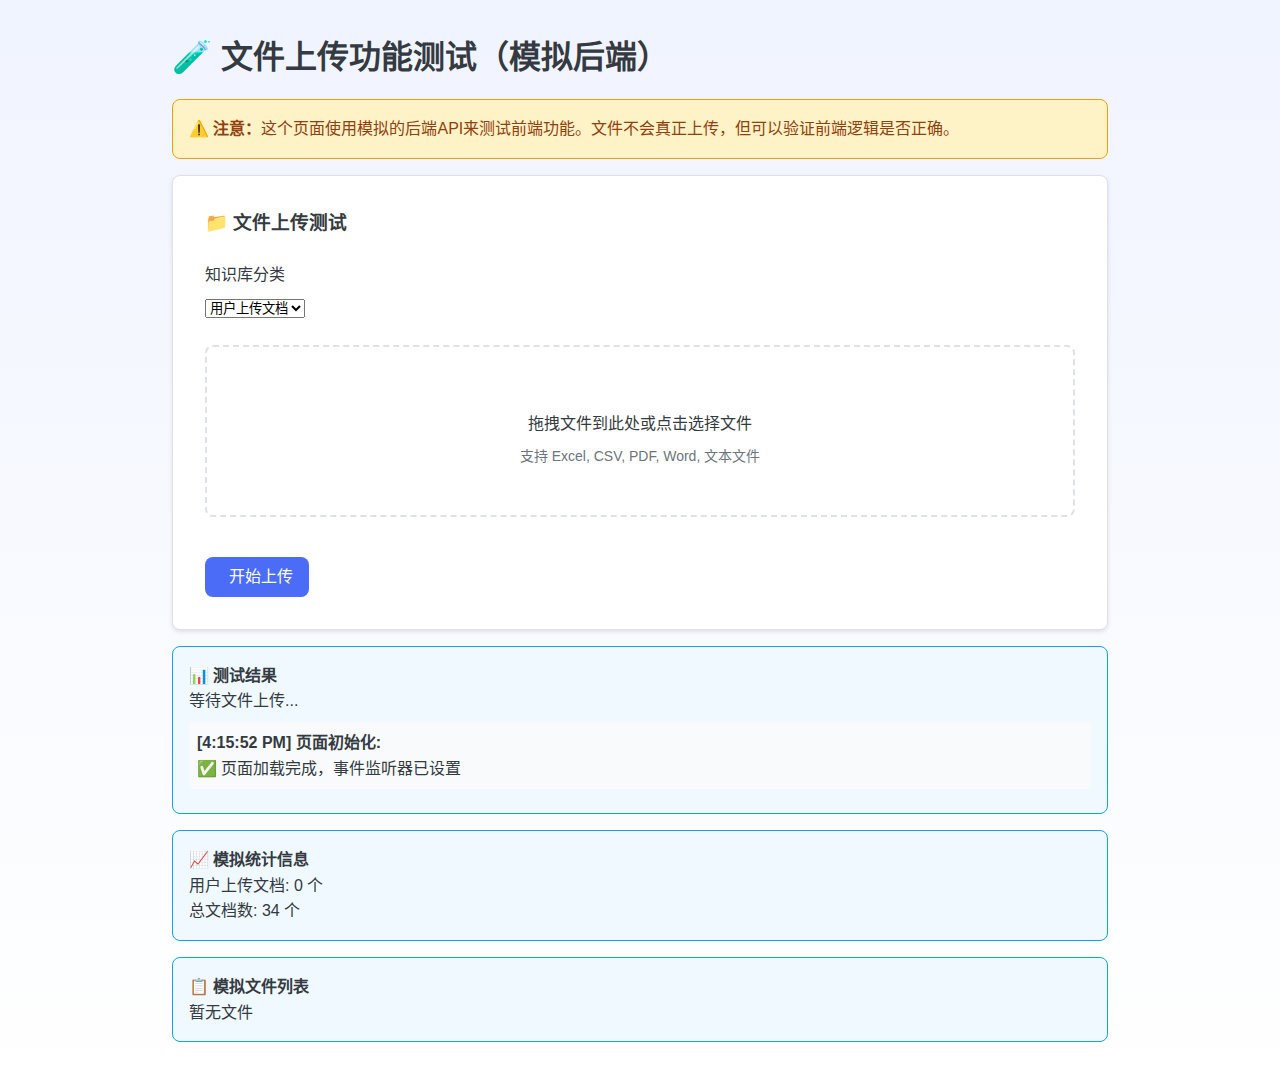
<file: test-upload-with-mock.html>
<!DOCTYPE html>
<html lang="zh-CN">
<head>
    <meta charset="UTF-8">
    <meta name="viewport" content="width=device-width, initial-scale=1.0">
    <title>🧪 文件上传功能测试（模拟后端）</title>
    <link rel="stylesheet" href="style.css">
    <style>
        .mock-status {
            background: #fef3c7;
            border: 1px solid #f59e0b;
            border-radius: 8px;
            padding: 1rem;
            margin: 1rem 0;
            color: #92400e;
        }
        .test-result {
            background: #f0f9ff;
            border: 1px solid #0ea5e9;
            border-radius: 8px;
            padding: 1rem;
            margin: 1rem 0;
        }
    </style>
</head>
<body>
    <div style="padding: 2rem; max-width: 1000px; margin: 0 auto;">
        <h1>🧪 文件上传功能测试（模拟后端）</h1>
        
        <div class="mock-status">
            ⚠️ <strong>注意：</strong>这个页面使用模拟的后端API来测试前端功能。文件不会真正上传，但可以验证前端逻辑是否正确。
        </div>
        
        <!-- 文件上传区域 -->
        <div class="upload-card">
            <h3>📁 文件上传测试</h3>
            
            <div class="form-group">
                <label for="kb-type">知识库分类</label>
                <select id="kb-type" class="form-select">
                    <option value="用户上传文档">用户上传文档</option>
                    <option value="临床试验方案">临床试验方案</option>
                    <option value="医学文献">医学文献</option>
                </select>
            </div>
            
            <div class="drag-drop-area" id="drag-drop-area">
                <div class="upload-icon">
                    <i class="fas fa-cloud-upload-alt"></i>
                </div>
                <p>拖拽文件到此处或点击选择文件</p>
                <p class="upload-hint">支持 Excel, CSV, PDF, Word, 文本文件</p>
                <input type="file" id="file-input" multiple>
            </div>
            
            <button class="btn btn-primary" onclick="uploadFiles()" style="margin-top: 1rem;">
                <i class="fas fa-upload"></i> 开始上传
            </button>
        </div>
        
        <!-- 测试结果显示 -->
        <div class="test-result" id="test-results">
            <h4>📊 测试结果</h4>
            <div id="results-content">等待文件上传...</div>
        </div>
        
        <!-- 模拟的统计信息 -->
        <div class="test-result">
            <h4>📈 模拟统计信息</h4>
            <div id="mock-stats">
                <div>用户上传文档: <span id="user-docs-count">0</span> 个</div>
                <div>总文档数: <span id="total-docs-count">34</span> 个</div>
            </div>
        </div>
        
        <!-- 模拟的文件列表 -->
        <div class="test-result">
            <h4>📋 模拟文件列表</h4>
            <div id="mock-file-list">暂无文件</div>
        </div>
    </div>

    <script>
        // 模拟全局变量
        let currentFiles = [];
        let mockUploadedFiles = [];
        let mockUserDocsCount = 0;
        
        // 模拟API基础URL
        const API_BASE_URL = 'http://localhost:8000';
        
        // 文件处理函数
        function handleFileSelect(files) {
            console.log('=== 🎯 handleFileSelect被调用 ===');
            console.log(`传入文件数量: ${files.length}`);
            
            currentFiles = Array.from(files);
            updateFilePreview();
            updateTestResults('文件选择', `✅ 已选择 ${files.length} 个文件`);
            
            // 显示文件详情
            const fileDetails = currentFiles.map(file => 
                `📄 ${file.name} (${formatFileSize(file.size)})`
            ).join('<br>');
            
            updateTestResults('文件详情', fileDetails);
        }
        
        function updateFilePreview() {
            const dragDropArea = document.getElementById('drag-drop-area');
            const preview = dragDropArea.querySelector('p');
            
            if (currentFiles.length > 0) {
                const fileNames = currentFiles.map(f => f.name).join(', ');
                preview.innerHTML = `已选择 ${currentFiles.length} 个文件:<br><small style="color: #666;">${fileNames}</small>`;
                
                dragDropArea.style.borderColor = '#10b981';
                dragDropArea.style.backgroundColor = 'rgba(16, 185, 129, 0.05)';
            } else {
                preview.innerHTML = '拖拽文件到此处或点击选择文件<br><span class="upload-hint">支持 Excel, CSV, PDF, Word, 文本文件</span>';
                dragDropArea.style.borderColor = '';
                dragDropArea.style.backgroundColor = '';
            }
        }
        
        // 模拟文件上传
        async function uploadFiles() {
            console.log('=== 🚀 uploadFiles被调用 ===');
            
            if (currentFiles.length === 0) {
                showToast('请先选择文件', 'warning');
                updateTestResults('上传失败', '❌ 没有选择文件');
                return;
            }
            
            const uploadBtn = document.querySelector('.btn-primary');
            uploadBtn.disabled = true;
            uploadBtn.innerHTML = '<i class="fas fa-spinner fa-spin"></i> 正在上传...';
            
            updateTestResults('上传开始', `🚀 开始模拟上传 ${currentFiles.length} 个文件...`);
            
            try {
                // 模拟上传延迟
                await new Promise(resolve => setTimeout(resolve, 1000));
                
                let successCount = 0;
                
                for (let file of currentFiles) {
                    // 模拟文件上传成功
                    const mockFileInfo = {
                        filename: file.name,
                        size: file.size,
                        modified: Date.now() / 1000,
                        upload_time: new Date().toISOString()
                    };
                    
                    mockUploadedFiles.push(mockFileInfo);
                    successCount++;
                    
                    const recordsAdded = Math.max(1, Math.floor(file.size / 10000));
                    showToast(`文件 ${file.name} 上传成功，添加了 ${recordsAdded} 条记录`, 'success');
                }
                
                // 更新统计
                mockUserDocsCount += successCount;
                document.getElementById('user-docs-count').textContent = mockUserDocsCount;
                document.getElementById('total-docs-count').textContent = 34 + mockUserDocsCount;
                
                // 更新文件列表
                updateMockFileList();
                
                // 清空文件选择
                currentFiles = [];
                document.getElementById('file-input').value = '';
                updateFilePreview();
                
                showToast(`成功上传 ${successCount} 个文件`, 'success');
                updateTestResults('上传完成', `✅ 成功上传 ${successCount} 个文件`);
                
            } catch (error) {
                showToast('上传失败: ' + error.message, 'error');
                updateTestResults('上传失败', `❌ 错误: ${error.message}`);
            } finally {
                uploadBtn.disabled = false;
                uploadBtn.innerHTML = '<i class="fas fa-upload"></i> 开始上传';
            }
        }
        
        // 更新模拟文件列表
        function updateMockFileList() {
            const container = document.getElementById('mock-file-list');
            
            if (mockUploadedFiles.length === 0) {
                container.innerHTML = '暂无文件';
                return;
            }
            
            container.innerHTML = mockUploadedFiles.map(file => `
                <div style="border-bottom: 1px solid #e2e8f0; padding: 0.5rem 0;">
                    📄 ${file.filename} (${formatFileSize(file.size)})
                    <small style="color: #64748b; display: block;">
                        上传时间: ${new Date(file.upload_time).toLocaleString()}
                    </small>
                </div>
            `).join('');
        }
        
        // 更新测试结果
        function updateTestResults(title, content) {
            const container = document.getElementById('results-content');
            const timestamp = new Date().toLocaleTimeString();
            
            container.innerHTML += `
                <div style="margin: 0.5rem 0; padding: 0.5rem; background: #f8fafc; border-radius: 4px;">
                    <strong>[${timestamp}] ${title}:</strong><br>
                    ${content}
                </div>
            `;
            container.scrollTop = container.scrollHeight;
        }
        
        // 文件大小格式化
        function formatFileSize(bytes) {
            if (bytes === 0) return '0 Bytes';
            const k = 1024;
            const sizes = ['Bytes', 'KB', 'MB', 'GB'];
            const i = Math.floor(Math.log(bytes) / Math.log(k));
            return parseFloat((bytes / Math.pow(k, i)).toFixed(2)) + ' ' + sizes[i];
        }
        
        // Toast提示
        function showToast(message, type = 'info') {
            let container = document.getElementById('toast-container');
            if (!container) {
                container = document.createElement('div');
                container.id = 'toast-container';
                container.className = 'toast-container';
                document.body.appendChild(container);
            }
            
            const toast = document.createElement('div');
            toast.className = `toast ${type}`;
            toast.innerHTML = `
                <div style="display: flex; justify-content: space-between; align-items: center;">
                    <span>${message}</span>
                    <button onclick="this.parentElement.parentElement.remove()" style="background: none; border: none; cursor: pointer; color: #64748b; font-size: 1.2rem; padding: 0 5px;">×</button>
                </div>
            `;
            
            container.appendChild(toast);
            
            setTimeout(() => {
                if (toast.parentElement) {
                    toast.remove();
                }
            }, 5000);
        }
        
        // 设置文件上传事件监听器
        function setupFileUploadListeners() {
            console.log('=== 设置文件上传事件监听器 ===');
            
            const dragDropArea = document.getElementById('drag-drop-area');
            const fileInput = document.getElementById('file-input');

            if (!dragDropArea || !fileInput) {
                console.error('❌ 元素未找到');
                return;
            }

            // 移除旧事件监听器
            const newDragDropArea = dragDropArea.cloneNode(true);
            const newFileInput = newDragDropArea.querySelector('#file-input');
            dragDropArea.parentNode.replaceChild(newDragDropArea, dragDropArea);

            // 拖拽事件
            newDragDropArea.addEventListener('dragover', (e) => {
                e.preventDefault();
                newDragDropArea.classList.add('dragover');
            });

            newDragDropArea.addEventListener('dragleave', (e) => {
                e.preventDefault();
                if (!newDragDropArea.contains(e.relatedTarget)) {
                    newDragDropArea.classList.remove('dragover');
                }
            });

            newDragDropArea.addEventListener('drop', (e) => {
                e.preventDefault();
                newDragDropArea.classList.remove('dragover');
                const files = e.dataTransfer.files;
                
                if (files.length > 0) {
                    handleFileSelect(files);
                    showToast(`通过拖拽选择了 ${files.length} 个文件`, 'success');
                }
            });

            // 点击事件
            newDragDropArea.addEventListener('click', (e) => {
                if (e.target !== newFileInput) {
                    newFileInput.click();
                }
            });

            // 文件选择事件
            newFileInput.addEventListener('change', (e) => {
                const files = e.target.files;
                if (files.length > 0) {
                    handleFileSelect(files);
                    showToast(`已选择 ${files.length} 个文件`, 'success');
                }
            });

            console.log('✅ 事件监听器绑定完成');
        }
        
        // 页面初始化
        document.addEventListener('DOMContentLoaded', function() {
            console.log('🚀 页面初始化...');
            setupFileUploadListeners();
            updateTestResults('页面初始化', '✅ 页面加载完成，事件监听器已设置');
        });
    </script>
</body>
</html>
</file>
<file: style.css>
/* 医学AI Agent - 完整样式文件 */

/* 基础重置和变量定义 */
:root {
    --primary-color: #4A6CF7;
    --primary-dark: #3B5CE6;
    --secondary-color: #6C757D;
    --success-color: #28A745;
    --warning-color: #FFC107;
    --danger-color: #DC3545;
    --info-color: #17A2B8;
    --light-color: #F8F9FA;
    --dark-color: #343A40;
    --white: #FFFFFF;
    --border-color: #DEE2E6;
    --shadow: 0 2px 4px rgba(0,0,0,0.1);
    --shadow-lg: 0 8px 32px rgba(0,0,0,0.1);
    --border-radius: 8px;
    --transition: all 0.3s ease;
    --font-size-sm: 0.875rem;
    --font-size-base: 1rem;
    --font-size-lg: 1.125rem;
    --font-size-xl: 1.25rem;
    --spacing-xs: 0.25rem;
    --spacing-sm: 0.5rem;
    --spacing-md: 1rem;
    --spacing-lg: 1.5rem;
    --spacing-xl: 2rem;
    --spacing-xxl: 3rem;

    /* 新增变量以提升整体视觉效果 */
    --font-family: 'Inter', -apple-system, BlinkMacSystemFont, 'Segoe UI',
        Roboto, 'Helvetica Neue', Arial, sans-serif;
    --background-gradient: linear-gradient(180deg, #f0f4ff 0%, #ffffff 100%);
}

* {
    margin: 0;
    padding: 0;
    box-sizing: border-box;
}

body {
    font-family: var(--font-family);
    line-height: 1.6;
    color: var(--dark-color);
    background: var(--background-gradient);
    font-size: var(--font-size-base);
}

/* 容器和布局 */
.container {
    max-width: 100%;
    margin: 0 auto;
    min-height: 100vh;
    display: flex;
    flex-direction: column;
}

/* 头部样式 */
.header {
    background: linear-gradient(135deg, var(--primary-color) 0%, var(--primary-dark) 100%);
    color: var(--white);
    padding: var(--spacing-md) var(--spacing-xl);
    display: flex;
    align-items: center;
    justify-content: space-between;
    box-shadow: var(--shadow-lg);
    border-bottom-left-radius: var(--border-radius);
    border-bottom-right-radius: var(--border-radius);
    position: sticky;
    top: 0;
    z-index: 1000;
}

.logo {
    display: flex;
    align-items: center;
    gap: var(--spacing-sm);
    font-size: var(--font-size-xl);
    font-weight: bold;
}

.logo i {
    font-size: 1.5em;
}

.nav {
    display: flex;
    gap: var(--spacing-sm);
}

.nav-btn {
    background: rgba(255, 255, 255, 0.1);
    border: 1px solid rgba(255, 255, 255, 0.3);
    color: var(--white);
    padding: var(--spacing-sm) var(--spacing-md);
    border-radius: var(--border-radius);
    cursor: pointer;
    transition: var(--transition);
    font-size: var(--font-size-sm);
    font-weight: 500;
    backdrop-filter: blur(6px);
}

.nav-btn:hover,
.nav-btn.active {
    background: var(--white);
    color: var(--primary-color);
    border-color: var(--white);
}

/* 主内容区域 */
.main-content {
    flex: 1;
    padding: var(--spacing-xl);
    max-width: 1400px;
    margin: 0 auto;
    width: 100%;
}

/* 标签页内容 */
.tab-content {
    display: none;
    animation: fadeIn 0.3s ease-in;
}

.tab-content.active {
    display: block;
}

@keyframes fadeIn {
    from { opacity: 0; transform: translateY(10px); }
    to { opacity: 1; transform: translateY(0); }
}

/* 首页样式 */
.hero-section {
    text-align: center;
    margin-bottom: var(--spacing-xxl);
}

.hero-section h1 {
    font-size: 2.5rem;
    margin-bottom: var(--spacing-md);
    color: var(--dark-color);
    font-weight: 700;
}

.subtitle {
    font-size: var(--font-size-lg);
    color: var(--secondary-color);
    margin-bottom: var(--spacing-xl);
    max-width: 800px;
    margin-left: auto;
    margin-right: auto;
}

.stats-grid {
    display: grid;
    grid-template-columns: repeat(auto-fit, minmax(250px, 1fr));
    gap: var(--spacing-lg);
    margin-bottom: var(--spacing-xxl);
}

.stat-card {
    background: linear-gradient(135deg, #ffffff 0%, #f8faff 100%);
    padding: var(--spacing-xl);
    border-radius: var(--border-radius);
    box-shadow: var(--shadow);
    text-align: center;
    border: 1px solid var(--border-color);
    transition: var(--transition);
}

.stat-card:hover {
    transform: translateY(-2px);
    box-shadow: var(--shadow-lg);
}

.stat-card i {
    font-size: 2.5rem;
    color: var(--primary-color);
    margin-bottom: var(--spacing-md);
}

.stat-card h3 {
    font-size: var(--font-size-xl);
    margin-bottom: var(--spacing-sm);
    color: var(--dark-color);
}

.stat-card p {
    color: var(--secondary-color);
    line-height: 1.5;
}

.system-status {
    background: var(--white);
    padding: var(--spacing-xl);
    border-radius: var(--border-radius);
    box-shadow: var(--shadow);
    border: 1px solid var(--border-color);
}

.system-status h3 {
    margin-bottom: var(--spacing-lg);
    color: var(--dark-color);
    display: flex;
    align-items: center;
    gap: var(--spacing-sm);
}

.status-grid {
    display: grid;
    grid-template-columns: repeat(auto-fit, minmax(200px, 1fr));
    gap: var(--spacing-md);
}

.status-item {
    display: flex;
    justify-content: space-between;
    align-items: center;
    padding: var(--spacing-sm);
    background: var(--light-color);
    border-radius: var(--border-radius);
}

.status-label {
    font-weight: 500;
    color: var(--dark-color);
}

.status-value {
    padding: var(--spacing-xs) var(--spacing-sm);
    border-radius: var(--border-radius);
    font-size: var(--font-size-sm);
    font-weight: bold;
}

/* 配置页面样式 */
.config-section {
    max-width: 1200px;
    margin: 0 auto;
}

.config-section h2 {
    margin-bottom: var(--spacing-xl);
    color: var(--dark-color);
    display: flex;
    align-items: center;
    gap: var(--spacing-sm);
}

.config-grid {
    display: grid;
    grid-template-columns: repeat(auto-fit, minmax(400px, 1fr));
    gap: var(--spacing-xl);
    margin-bottom: var(--spacing-xl);
}

.config-card {
    background: var(--white);
    padding: var(--spacing-xl);
    border-radius: var(--border-radius);
    box-shadow: var(--shadow);
    border: 1px solid var(--border-color);
}

.config-card h3 {
    margin-bottom: var(--spacing-lg);
    color: var(--dark-color);
    display: flex;
    align-items: center;
    gap: var(--spacing-sm);
}

.form-group {
    margin-bottom: var(--spacing-lg);
}

.form-group label {
    display: block;
    margin-bottom: var(--spacing-sm);
    font-weight: 500;
    color: var(--dark-color);
}

.form-control {
    width: 100%;
    padding: var(--spacing-sm) var(--spacing-md);
    border: 1px solid var(--border-color);
    border-radius: var(--border-radius);
    font-size: var(--font-size-base);
    transition: var(--transition);
}

.form-control:focus {
    outline: none;
    border-color: var(--primary-color);
    box-shadow: 0 0 0 3px rgba(74, 108, 247, 0.1);
}

.range-control {
    width: 100%;
    margin: var(--spacing-sm) 0;
}

.range-value {
    display: inline-block;
    margin-left: var(--spacing-sm);
    font-weight: bold;
    color: var(--primary-color);
}

.config-actions {
    display: flex;
    gap: var(--spacing-md);
    flex-wrap: wrap;
    justify-content: center;
}

/* 按钮样式 */
.btn {
    display: inline-flex;
    align-items: center;
    gap: var(--spacing-sm);
    padding: var(--spacing-sm) var(--spacing-md);
    border: none;
    border-radius: var(--border-radius);
    font-size: var(--font-size-base);
    font-weight: 500;
    text-decoration: none;
    cursor: pointer;
    transition: var(--transition);
    line-height: 1.5;
}

.btn-primary {
    background: var(--primary-color);
    color: var(--white);
}

.btn-primary:hover {
    background: var(--primary-dark);
    transform: translateY(-1px);
}

.btn-secondary {
    background: var(--secondary-color);
    color: var(--white);
}

.btn-secondary:hover {
    background: #5a6268;
    transform: translateY(-1px);
}

.btn-success {
    background: var(--success-color);
    color: var(--white);
}

.btn-success:hover {
    background: #218838;
    transform: translateY(-1px);
}

.btn-warning {
    background: var(--warning-color);
    color: var(--dark-color);
}

.btn-warning:hover {
    background: #e0a800;
    transform: translateY(-1px);
}

.btn-info {
    background: var(--info-color);
    color: var(--white);
}

.btn-info:hover {
    background: #138496;
    transform: translateY(-1px);
}

.btn-outline {
    background: transparent;
    color: var(--primary-color);
    border: 1px solid var(--primary-color);
}

.btn-outline:hover {
    background: var(--primary-color);
    color: var(--white);
}

/* 聊天界面样式 */
.chat-section {
    max-width: 1200px;
    margin: 0 auto;
}

.chat-container {
    background: var(--white);
    border: 1px solid var(--border-color);
    border-radius: var(--border-radius);
    overflow: hidden;
    box-shadow: var(--shadow);
    margin-bottom: var(--spacing-xl);
}

.chat-messages {
    height: 500px;
    overflow-y: auto;
    padding: var(--spacing-lg);
    background: #fafafa;
}

.chat-welcome {
    text-align: center;
    padding: var(--spacing-xxl);
    color: var(--secondary-color);
}

.welcome-icon {
    font-size: 3rem;
    color: var(--primary-color);
    margin-bottom: var(--spacing-lg);
}

.chat-welcome h3 {
    margin-bottom: var(--spacing-md);
    color: var(--dark-color);
}

.model-info {
    margin-top: var(--spacing-lg);
    font-weight: 500;
}

.chat-input-container {
    border-top: 1px solid var(--border-color);
    background: var(--white);
}

.chat-input-wrapper {
    padding: var(--spacing-lg);
}

.chat-input {
    width: 100%;
    padding: var(--spacing-md);
    border: 1px solid var(--border-color);
    border-radius: var(--border-radius);
    resize: vertical;
    font-family: inherit;
    font-size: var(--font-size-base);
    line-height: 1.5;
}

.chat-input:focus {
    outline: none;
    border-color: var(--primary-color);
    box-shadow: 0 0 0 3px rgba(74, 108, 247, 0.1);
}

.chat-controls {
    display: flex;
    justify-content: space-between;
    align-items: center;
    margin-top: var(--spacing-md);
    flex-wrap: wrap;
    gap: var(--spacing-md);
}

.chat-options {
    display: flex;
    align-items: center;
    gap: var(--spacing-md);
}

.chat-buttons {
    display: flex;
    gap: var(--spacing-sm);
}

.temp-slider {
    width: 80px;
    margin: 0 var(--spacing-sm);
}

.quick-questions {
    background: var(--white);
    padding: var(--spacing-xl);
    border-radius: var(--border-radius);
    box-shadow: var(--shadow);
    border: 1px solid var(--border-color);
    margin-bottom: var(--spacing-xl);
}

.quick-questions h4 {
    margin-bottom: var(--spacing-md);
    color: var(--dark-color);
    display: flex;
    align-items: center;
    gap: var(--spacing-sm);
}

.question-buttons {
    display: grid;
    grid-template-columns: repeat(auto-fit, minmax(200px, 1fr));
    gap: var(--spacing-sm);
}

.chat-stats {
    display: grid;
    grid-template-columns: repeat(auto-fit, minmax(150px, 1fr));
    gap: var(--spacing-md);
    background: var(--white);
    padding: var(--spacing-lg);
    border-radius: var(--border-radius);
    box-shadow: var(--shadow);
    border: 1px solid var(--border-color);
}

.stat-item {
    text-align: center;
    padding: var(--spacing-sm);
}

.stat-label {
    display: block;
    font-size: var(--font-size-sm);
    color: var(--secondary-color);
    margin-bottom: var(--spacing-xs);
}

.stat-value {
    display: block;
    font-size: var(--font-size-lg);
    font-weight: bold;
    color: var(--primary-color);
}

/* 上传界面样式 */
.upload-section {
    max-width: 1200px;
    margin: 0 auto;
}

.upload-grid {
    display: grid;
    grid-template-columns: 1fr 1fr;
    gap: var(--spacing-xl);
    margin-bottom: var(--spacing-xl);
}

.upload-card {
    background: var(--white);
    padding: var(--spacing-xl);
    border-radius: var(--border-radius);
    box-shadow: var(--shadow);
    border: 1px solid var(--border-color);
}

.upload-card h3 {
    margin-bottom: var(--spacing-lg);
    color: var(--dark-color);
    display: flex;
    align-items: center;
    gap: var(--spacing-sm);
}

.drag-drop-area {
    border: 2px dashed var(--border-color);
    border-radius: var(--border-radius);
    padding: var(--spacing-xxl);
    text-align: center;
    margin-bottom: var(--spacing-lg);
    transition: var(--transition);
    cursor: pointer;
    position: relative;
}

.drag-drop-area:hover,
.drag-drop-area.dragover {
    border-color: var(--primary-color);
    background: rgba(74, 108, 247, 0.05);
}

.upload-icon {
    font-size: 3rem;
    color: var(--primary-color);
    margin-bottom: var(--spacing-md);
}

.upload-hint {
    color: var(--secondary-color);
    font-size: var(--font-size-sm);
    margin-top: var(--spacing-sm);
}

#file-input {
    position: absolute;
    opacity: 0;
    width: 100%;
    height: 100%;
    cursor: pointer;
}

.kb-stats-card {
    background: var(--white);
    padding: var(--spacing-xl);
    border-radius: var(--border-radius);
    box-shadow: var(--shadow);
    border: 1px solid var(--border-color);
}

.kb-stats-card h3 {
    margin-bottom: var(--spacing-lg);
    color: var(--dark-color);
    display: flex;
    align-items: center;
    gap: var(--spacing-sm);
}

#kb-stats-chart {
    max-height: 250px;
}

.file-management {
    background: var(--white);
    padding: var(--spacing-xl);
    border-radius: var(--border-radius);
    box-shadow: var(--shadow);
    border: 1px solid var(--border-color);
    margin-bottom: var(--spacing-xl);
}

.file-management h3 {
    margin-bottom: var(--spacing-lg);
    color: var(--dark-color);
    display: flex;
    align-items: center;
    gap: var(--spacing-sm);
}

.search-section {
    background: var(--white);
    padding: var(--spacing-xl);
    border-radius: var(--border-radius);
    box-shadow: var(--shadow);
    border: 1px solid var(--border-color);
}

.search-section h3 {
    margin-bottom: var(--spacing-lg);
    color: var(--dark-color);
    display: flex;
    align-items: center;
    gap: var(--spacing-sm);
}

.search-bar {
    display: flex;
    gap: var(--spacing-sm);
    margin-bottom: var(--spacing-lg);
}

.search-bar .form-control {
    flex: 1;
}

/* 智能生成界面样式 */
.smart-generate-section {
    max-width: 1400px;
    margin: 0 auto;
}

.smart-generate-layout {
    display: grid;
    grid-template-columns: 450px 1fr;
    gap: var(--spacing-xl);
    min-height: 600px;
}

.left-panel {
    display: flex;
    flex-direction: column;
    gap: var(--spacing-lg);
}

.generation-step {
    background: var(--white);
    border-radius: var(--border-radius);
    box-shadow: var(--shadow);
    border: 1px solid var(--border-color);
    overflow: hidden;
    transition: var(--transition);
}

.generation-step.active {
    border-color: var(--primary-color);
    box-shadow: 0 0 0 3px rgba(74, 108, 247, 0.1);
}

.step-header {
    padding: var(--spacing-lg);
    background: linear-gradient(135deg, #f8f9fa 0%, #e9ecef 100%);
    border-bottom: 1px solid var(--border-color);
}

.step-indicator {
    display: flex;
    align-items: center;
    gap: var(--spacing-md);
}

.step-number {
    width: 32px;
    height: 32px;
    border-radius: 50%;
    background: var(--primary-color);
    color: var(--white);
    display: flex;
    align-items: center;
    justify-content: center;
    font-weight: bold;
}

.step-status {
    display: flex;
    align-items: center;
    gap: var(--spacing-sm);
    font-weight: 500;
    color: var(--dark-color);
}

.step-content {
    padding: var(--spacing-lg);
}

.smart-textarea {
    width: 100%;
    min-height: 120px;
    padding: var(--spacing-md);
    border: 1px solid var(--border-color);
    border-radius: var(--border-radius);
    font-family: inherit;
    font-size: var(--font-size-base);
    line-height: 1.6;
    resize: vertical;
}

.smart-textarea:focus {
    outline: none;
    border-color: var(--primary-color);
    box-shadow: 0 0 0 3px rgba(74, 108, 247, 0.1);
}

.smart-examples {
    margin-top: var(--spacing-lg);
}

.examples-label {
    display: block;
    margin-bottom: var(--spacing-sm);
    font-weight: 500;
    color: var(--dark-color);
}

.example-chips {
    display: flex;
    gap: var(--spacing-sm);
    flex-wrap: wrap;
}

.chip-btn {
    display: flex;
    align-items: center;
    gap: var(--spacing-xs);
    padding: var(--spacing-xs) var(--spacing-sm);
    background: var(--light-color);
    border: 1px solid var(--border-color);
    border-radius: 20px;
    font-size: var(--font-size-sm);
    cursor: pointer;
    transition: var(--transition);
}

.chip-btn:hover {
    background: var(--primary-color);
    color: var(--white);
    border-color: var(--primary-color);
}

.input-actions {
    margin-top: var(--spacing-lg);
    text-align: center;
}

.right-panel {
    display: flex;
    flex-direction: column;
}

.live-content-display {
    background: var(--white);
    border-radius: var(--border-radius);
    box-shadow: var(--shadow);
    border: 1px solid var(--border-color);
    height: 100%;
    display: flex;
    flex-direction: column;
}

.display-header {
    padding: var(--spacing-lg);
    border-bottom: 1px solid var(--border-color);
    display: flex;
    justify-content: space-between;
    align-items: center;
    background: linear-gradient(135deg, #f8f9fa 0%, #e9ecef 100%);
}

.display-header h3 {
    color: var(--dark-color);
    display: flex;
    align-items: center;
    gap: var(--spacing-sm);
    margin: 0;
}

.display-controls {
    display: flex;
    gap: var(--spacing-xs);
}

.control-btn {
    width: 32px;
    height: 32px;
    border: none;
    background: transparent;
    color: var(--secondary-color);
    border-radius: var(--border-radius);
    cursor: pointer;
    transition: var(--transition);
    display: flex;
    align-items: center;
    justify-content: center;
}

.control-btn:hover {
    background: var(--light-color);
    color: var(--primary-color);
}

.content-container {
    flex: 1;
    padding: var(--spacing-lg);
    overflow-y: auto;
}

.welcome-message {
    text-align: center;
    padding: var(--spacing-xxl);
    color: var(--secondary-color);
}

.welcome-message .welcome-icon {
    font-size: 4rem;
    color: var(--primary-color);
    margin-bottom: var(--spacing-lg);
}

.welcome-message h4 {
    margin-bottom: var(--spacing-md);
    color: var(--dark-color);
}

.features-preview {
    display: flex;
    justify-content: center;
    gap: var(--spacing-lg);
    margin-top: var(--spacing-xl);
    flex-wrap: wrap;
}

.feature-item {
    display: flex;
    align-items: center;
    gap: var(--spacing-xs);
    padding: var(--spacing-sm) var(--spacing-md);
    background: var(--light-color);
    border-radius: var(--border-radius);
    font-size: var(--font-size-sm);
}

.feature-item i {
    color: var(--primary-color);
}

.generation-settings {
    background: var(--white);
    border-radius: var(--border-radius);
    box-shadow: var(--shadow);
    border: 1px solid var(--border-color);
    overflow: hidden;
}

.settings-header {
    padding: var(--spacing-md) var(--spacing-lg);
    background: var(--light-color);
    cursor: pointer;
    display: flex;
    align-items: center;
    gap: var(--spacing-sm);
    transition: var(--transition);
}

.settings-header:hover {
    background: #e9ecef;
}

.settings-chevron {
    margin-left: auto;
    transition: var(--transition);
}

.settings-content {
    padding: var(--spacing-lg);
    border-top: 1px solid var(--border-color);
}

.setting-item {
    margin-bottom: var(--spacing-md);
}

.setting-item label {
    display: flex;
    align-items: center;
    gap: var(--spacing-sm);
    cursor: pointer;
}

.setting-item input[type="checkbox"] {
    display: none;
}

.checkmark {
    width: 18px;
    height: 18px;
    border: 2px solid var(--border-color);
    border-radius: 3px;
    position: relative;
    transition: var(--transition);
}

.setting-item input[type="checkbox"]:checked + .checkmark {
    background: var(--primary-color);
    border-color: var(--primary-color);
}

.setting-item input[type="checkbox"]:checked + .checkmark::after {
    content: '✓';
    position: absolute;
    top: -2px;
    left: 2px;
    color: var(--white);
    font-size: 12px;
    font-weight: bold;
}

.slider-container {
    display: flex;
    align-items: center;
    gap: var(--spacing-sm);
    margin-top: var(--spacing-xs);
}

.smart-slider {
    flex: 1;
}

.slider-value {
    min-width: 40px;
    text-align: right;
    font-weight: bold;
    color: var(--primary-color);
}

/* 流程可视化样式 */
.process-section {
    max-width: 1200px;
    margin: 0 auto;
}

.process-tabs {
    display: flex;
    gap: var(--spacing-sm);
    margin-bottom: var(--spacing-xl);
    border-bottom: 1px solid var(--border-color);
}

.process-tab-btn {
    padding: var(--spacing-md) var(--spacing-lg);
    background: transparent;
    border: none;
    cursor: pointer;
    font-weight: 500;
    color: var(--secondary-color);
    border-bottom: 2px solid transparent;
    transition: var(--transition);
}

.process-tab-btn.active,
.process-tab-btn:hover {
    color: var(--primary-color);
    border-bottom-color: var(--primary-color);
}

.process-tab-content {
    display: none;
    background: var(--white);
    padding: var(--spacing-xl);
    border-radius: var(--border-radius);
    box-shadow: var(--shadow);
    border: 1px solid var(--border-color);
    margin-bottom: var(--spacing-xl);
}

.process-tab-content.active {
    display: block;
}

.mermaid {
    text-align: center;
    background: var(--light-color);
    padding: var(--spacing-lg);
    border-radius: var(--border-radius);
    margin: var(--spacing-lg) 0;
}

.realtime-monitor {
    background: var(--white);
    padding: var(--spacing-xl);
    border-radius: var(--border-radius);
    box-shadow: var(--shadow);
    border: 1px solid var(--border-color);
}

.realtime-monitor h3 {
    margin-bottom: var(--spacing-lg);
    color: var(--dark-color);
    display: flex;
    align-items: center;
    gap: var(--spacing-sm);
}

.monitor-grid {
    display: grid;
    grid-template-columns: repeat(auto-fit, minmax(300px, 1fr));
    gap: var(--spacing-lg);
}

.monitor-card {
    background: var(--light-color);
    padding: var(--spacing-lg);
    border-radius: var(--border-radius);
    border: 1px solid var(--border-color);
}

.monitor-card h4 {
    margin-bottom: var(--spacing-md);
    color: var(--dark-color);
    text-align: center;
}

.monitor-card canvas {
    max-height: 200px;
}

/* 模态框样式 */
.modal {
    display: none;
    position: fixed;
    z-index: 2000;
    left: 0;
    top: 0;
    width: 100%;
    height: 100%;
    background-color: rgba(0,0,0,0.5);
    animation: modalFadeIn 0.3s ease;
}

.modal.active {
    display: flex;
    align-items: center;
    justify-content: center;
}

@keyframes modalFadeIn {
    from { opacity: 0; }
    to { opacity: 1; }
}

.modal-content {
    background: var(--white);
    border-radius: var(--border-radius);
    box-shadow: var(--shadow-lg);
    max-width: 90vw;
    max-height: 90vh;
    width: 800px;
    display: flex;
    flex-direction: column;
    animation: modalSlideIn 0.3s ease;
}

@keyframes modalSlideIn {
    from { transform: translateY(-50px); opacity: 0; }
    to { transform: translateY(0); opacity: 1; }
}

.modal-header {
    padding: var(--spacing-lg);
    border-bottom: 1px solid var(--border-color);
    display: flex;
    justify-content: space-between;
    align-items: center;
    background: var(--light-color);
}

.modal-header h2 {
    margin: 0;
    color: var(--dark-color);
    display: flex;
    align-items: center;
    gap: var(--spacing-sm);
}

.close-btn {
    background: none;
    border: none;
    font-size: 1.5rem;
    cursor: pointer;
    color: var(--secondary-color);
    padding: var(--spacing-xs);
    border-radius: var(--border-radius);
    transition: var(--transition);
}

.close-btn:hover {
    background: var(--danger-color);
    color: var(--white);
}

.modal-body {
    flex: 1;
    overflow-y: auto;
    padding: var(--spacing-lg);
}

.modal-tabs {
    display: flex;
    gap: var(--spacing-sm);
    margin-bottom: var(--spacing-lg);
    border-bottom: 1px solid var(--border-color);
}

.modal-tab-btn {
    padding: var(--spacing-sm) var(--spacing-md);
    background: transparent;
    border: none;
    cursor: pointer;
    font-weight: 500;
    color: var(--secondary-color);
    border-bottom: 2px solid transparent;
    transition: var(--transition);
    display: flex;
    align-items: center;
    gap: var(--spacing-xs);
}

.modal-tab-btn.active,
.modal-tab-btn:hover {
    color: var(--primary-color);
    border-bottom-color: var(--primary-color);
}

.tab-panel {
    display: none;
}

.tab-panel.active {
    display: block;
}

/* 加载动画 */
.loading-overlay {
    display: none;
    position: fixed;
    top: 0;
    left: 0;
    width: 100%;
    height: 100%;
    background: rgba(255,255,255,0.9);
    z-index: 9999;
    align-items: center;
    justify-content: center;
}

.loading-overlay.active {
    display: flex;
}

.loading-spinner {
    text-align: center;
    color: var(--primary-color);
}

.loading-spinner i {
    font-size: 3rem;
    margin-bottom: var(--spacing-md);
}

.loading-spinner p {
    font-size: var(--font-size-lg);
    font-weight: 500;
}

/* Toast 消息 */
.toast-container {
    position: fixed;
    top: 20px;
    right: 20px;
    z-index: 3000;
}

.toast {
    background: var(--white);
    border: 1px solid var(--border-color);
    border-radius: var(--border-radius);
    box-shadow: var(--shadow-lg);
    padding: var(--spacing-md);
    margin-bottom: var(--spacing-sm);
    min-width: 300px;
    animation: toastSlideIn 0.3s ease;
}

@keyframes toastSlideIn {
    from { transform: translateX(100%); opacity: 0; }
    to { transform: translateX(0); opacity: 1; }
}

.toast.success {
    border-left: 4px solid var(--success-color);
}

.toast.error {
    border-left: 4px solid var(--danger-color);
}

.toast.warning {
    border-left: 4px solid var(--warning-color);
}

.toast.info {
    border-left: 4px solid var(--info-color);
}

/* 响应式设计 */
@media (max-width: 1200px) {
    .smart-generate-layout {
        grid-template-columns: 1fr;
        gap: var(--spacing-lg);
    }
    
    .left-panel {
        order: 1;
    }
    
    .right-panel {
        order: 2;
        min-height: 400px;
    }
}

@media (max-width: 768px) {
    .main-content {
        padding: var(--spacing-md);
    }
    
    .header {
        padding: var(--spacing-md);
        flex-direction: column;
        gap: var(--spacing-md);
    }
    
    .nav {
        width: 100%;
        justify-content: center;
        flex-wrap: wrap;
    }
    
    .hero-section h1 {
        font-size: 2rem;
    }
    
    .stats-grid {
        grid-template-columns: 1fr;
    }
    
    .config-grid {
        grid-template-columns: 1fr;
    }
    
    .upload-grid {
        grid-template-columns: 1fr;
    }
    
    .chat-controls {
        flex-direction: column;
        align-items: stretch;
    }
    
    .question-buttons {
        grid-template-columns: 1fr;
    }
    
    .chat-stats {
        grid-template-columns: repeat(2, 1fr);
    }
    
    .search-bar {
        flex-direction: column;
    }
    
    .example-chips {
        flex-direction: column;
    }
    
    .features-preview {
        flex-direction: column;
        align-items: center;
    }
    
    .config-actions {
        flex-direction: column;
    }
    
    .modal-content {
        width: 95vw;
        margin: var(--spacing-md);
    }
    
    .process-tabs {
        flex-wrap: wrap;
    }
    
    .monitor-grid {
        grid-template-columns: 1fr;
    }
}

@media (max-width: 480px) {
    .nav-btn {
        font-size: 0.75rem;
        padding: var(--spacing-xs) var(--spacing-sm);
    }
    
    .hero-section h1 {
        font-size: 1.5rem;
    }
    
    .subtitle {
        font-size: var(--font-size-base);
    }
    
    .stat-card {
        padding: var(--spacing-md);
    }
    
    .config-card {
        padding: var(--spacing-md);
    }
    
    .upload-card {
        padding: var(--spacing-md);
    }
    
    .chat-input-container {
        padding: var(--spacing-md);
    }
    
    .step-content {
        padding: var(--spacing-md);
    }
    
    .display-header {
        padding: var(--spacing-md);
    }
    
    .content-container {
        padding: var(--spacing-md);
    }
}

/* 自定义滚动条 */
::-webkit-scrollbar {
    width: 8px;
    height: 8px;
}

::-webkit-scrollbar-track {
    background: var(--light-color);
    border-radius: 4px;
}

::-webkit-scrollbar-thumb {
    background: var(--border-color);
    border-radius: 4px;
}

::-webkit-scrollbar-thumb:hover {
    background: var(--secondary-color);
}

/* 辅助类 */
.text-center { text-align: center; }
.text-left { text-align: left; }
.text-right { text-align: right; }

.d-flex { display: flex; }
.d-none { display: none; }
.d-block { display: block; }

.justify-center { justify-content: center; }
.justify-between { justify-content: space-between; }
.align-center { align-items: center; }

.mt-1 { margin-top: var(--spacing-xs); }
.mt-2 { margin-top: var(--spacing-sm); }
.mt-3 { margin-top: var(--spacing-md); }
.mt-4 { margin-top: var(--spacing-lg); }

.mb-1 { margin-bottom: var(--spacing-xs); }
.mb-2 { margin-bottom: var(--spacing-sm); }
.mb-3 { margin-bottom: var(--spacing-md); }
.mb-4 { margin-bottom: var(--spacing-lg); }

.p-1 { padding: var(--spacing-xs); }
.p-2 { padding: var(--spacing-sm); }
.p-3 { padding: var(--spacing-md); }
.p-4 { padding: var(--spacing-lg); }

.text-primary { color: var(--primary-color); }
.text-secondary { color: var(--secondary-color); }
.text-success { color: var(--success-color); }
.text-warning { color: var(--warning-color); }
.text-danger { color: var(--danger-color); }

.bg-primary { background-color: var(--primary-color); }
.bg-secondary { background-color: var(--secondary-color); }
.bg-success { background-color: var(--success-color); }
.bg-warning { background-color: var(--warning-color); }
.bg-danger { background-color: var(--danger-color); }
.bg-light { background-color: var(--light-color); }

/* 特殊效果 */
.pulse-dot {
    width: 8px;
    height: 8px;
    border-radius: 50%;
    background: var(--success-color);
    margin-right: var(--spacing-xs);
    animation: pulse 2s infinite;
}

@keyframes pulse {
    0% { transform: scale(1); opacity: 1; }
    50% { transform: scale(1.2); opacity: 0.7; }
    100% { transform: scale(1); opacity: 1; }
}

.gradient-text {
    background: linear-gradient(135deg, var(--primary-color) 0%, var(--info-color) 100%);
    -webkit-background-clip: text;
    -webkit-text-fill-color: transparent;
    background-clip: text;
}

.shadow-hover {
    transition: var(--transition);
}

.shadow-hover:hover {
    transform: translateY(-2px);
    box-shadow: var(--shadow-lg);
}

/* 打印样式 */
@media print {
    .header,
    .nav,
    .btn,
    .loading-overlay,
    .toast-container {
        display: none !important;
    }
    
    .main-content {
        padding: 0;
        max-width: none;
    }
    
    .tab-content {
        display: block !important;
    }
    
    .modal {
        position: static !important;
        background: none !important;
    }
    
    .modal-content {
        box-shadow: none !important;
        max-width: none !important;
        max-height: none !important;
    }
}

/* 智能生成相关样式补充 */

/* 信息确认网格样式 */
.extracted-info-section {
    padding: var(--spacing-lg);
}

.section-description {
    margin-bottom: var(--spacing-lg);
    color: var(--secondary-color);
    font-size: var(--font-size-base);
}

.info-grid {
    display: grid;
    grid-template-columns: repeat(auto-fit, minmax(300px, 1fr));
    gap: var(--spacing-md);
    margin-bottom: var(--spacing-xl);
}

.info-item {
    display: flex;
    flex-direction: column;
    gap: var(--spacing-xs);
}

.info-item label {
    font-weight: 600;
    color: var(--dark-color);
    font-size: var(--font-size-sm);
    text-transform: uppercase;
    letter-spacing: 0.5px;
}

.info-item input {
    padding: var(--spacing-sm) var(--spacing-md);
    border: 2px solid var(--border-color);
    border-radius: var(--border-radius);
    font-size: var(--font-size-base);
    transition: var(--transition);
    background: var(--white);
}

.info-item input:focus {
    outline: none;
    border-color: var(--primary-color);
    box-shadow: 0 0 0 3px rgba(74, 108, 247, 0.1);
}

.additional-info {
    margin-top: var(--spacing-md);
    display: flex;
    flex-direction: column;
    gap: var(--spacing-xs);
}

.additional-info textarea {
    width: 100%;
    padding: var(--spacing-sm) var(--spacing-md);
    border: 2px solid var(--border-color);
    border-radius: var(--border-radius);
    font-size: var(--font-size-base);
}

.additional-info textarea.speculated {
    border-color: var(--danger-color);
    background-color: #ffe6e6;
}

.additional-info {
    margin-top: var(--spacing-md);
    display: flex;
    flex-direction: column;
    gap: var(--spacing-xs);
}

.additional-info textarea {
    width: 100%;
    padding: var(--spacing-sm) var(--spacing-md);
    border: 2px solid var(--border-color);
    border-radius: var(--border-radius);
    font-size: var(--font-size-base);
}

.additional-info textarea.speculated {
    border-color: var(--danger-color);
    background-color: #ffe6e6;
}

.module-config {
    margin-top: var(--spacing-md);
    display: flex;
    flex-direction: column;
    gap: var(--spacing-sm);
}

.kb-options {
    display: flex;
    flex-wrap: wrap;
    gap: var(--spacing-sm);
}

.kb-options label {
    display: flex;
    align-items: center;
    gap: var(--spacing-xs);
    font-size: var(--font-size-sm);
}


.confirmation-actions {
    display: flex;
    gap: var(--spacing-md);
    justify-content: center;
    padding-top: var(--spacing-lg);
    border-top: 1px solid var(--border-color);
}

/* 大纲编辑器样式 */
.outline-section {
    margin-bottom: var(--spacing-lg);
}

.outline-editor {
    background: var(--light-color);
    border-radius: var(--border-radius);
    padding: var(--spacing-lg);
    border: 1px solid var(--border-color);
}

.outline-tree {
    display: flex;
    flex-direction: column;
    gap: var(--spacing-md);
}

.outline-item {
    background: var(--white);
    border: 1px solid var(--border-color);
    border-radius: var(--border-radius);
    padding: var(--spacing-md);
    transition: var(--transition);
}

.outline-item:hover {
    border-color: var(--primary-color);
    box-shadow: 0 0 0 3px rgba(74, 108, 247, 0.1);
}

.outline-header {
    display: flex;
    justify-content: space-between;
    align-items: center;
    margin-bottom: var(--spacing-sm);
}

.outline-title {
    flex: 1;
    padding: var(--spacing-xs) var(--spacing-sm);
    border: 1px solid var(--border-color);
    border-radius: var(--border-radius);
    font-weight: 600;
    margin-right: var(--spacing-md);
}

.outline-actions {
    display: flex;
    gap: var(--spacing-xs);
}

.btn-outline-action {
    padding: var(--spacing-xs);
    width: 32px;
    height: 32px;
    border: 1px solid var(--border-color);
    background: var(--white);
    border-radius: var(--border-radius);
    cursor: pointer;
    transition: var(--transition);
    display: flex;
    align-items: center;
    justify-content: center;
}

.btn-outline-action:hover {
    background: var(--primary-color);
    color: var(--white);
    border-color: var(--primary-color);
}

.btn-outline-action.danger:hover {
    background: var(--danger-color);
    border-color: var(--danger-color);
}

.outline-content textarea {
    width: 100%;
    min-height: 80px;
    padding: var(--spacing-sm);
    border: 1px solid var(--border-color);
    border-radius: var(--border-radius);
    resize: vertical;
    font-family: inherit;
}

.outline-actions-bottom {
    display: flex;
    gap: var(--spacing-md);
    justify-content: center;
    margin-top: var(--spacing-lg);
    padding-top: var(--spacing-lg);
    border-top: 1px solid var(--border-color);
}

/* 生成进度样式 */
.generation-monitor {
    padding: var(--spacing-lg);
}

.tech-display {
    background: var(--dark-color);
    color: var(--white);
    border-radius: var(--border-radius);
    padding: var(--spacing-lg);
    margin-bottom: var(--spacing-lg);
    font-family: 'Monaco', 'Menlo', 'Ubuntu Mono', monospace;
}

.current-module {
    display: flex;
    align-items: center;
    gap: var(--spacing-sm);
    margin-bottom: var(--spacing-md);
}

.module-indicator {
    display: flex;
    align-items: center;
    gap: var(--spacing-sm);
    font-size: var(--font-size-lg);
}

.generation-stats {
    display: grid;
    grid-template-columns: repeat(3, 1fr);
    gap: var(--spacing-md);
    background: rgba(255, 255, 255, 0.1);
    padding: var(--spacing-md);
    border-radius: var(--border-radius);
}

.module-timeline {
    display: flex;
    flex-direction: column;
    gap: var(--spacing-sm);
}

.timeline-item {
    display: flex;
    align-items: center;
    gap: var(--spacing-sm);
    padding: var(--spacing-sm);
    background: var(--light-color);
    border-radius: var(--border-radius);
    border-left: 4px solid var(--border-color);
    transition: var(--transition);
}

.timeline-item.active {
    border-left-color: var(--primary-color);
    background: rgba(74, 108, 247, 0.1);
}

.timeline-item.completed {
    border-left-color: var(--success-color);
    background: rgba(40, 167, 69, 0.1);
}

.timeline-status {
    width: 12px;
    height: 12px;
    border-radius: 50%;
    background: var(--border-color);
    transition: var(--transition);
}

.timeline-item.active .timeline-status {
    background: var(--primary-color);
    animation: pulse 2s infinite;
}

.timeline-item.completed .timeline-status {
    background: var(--success-color);
}

/* 实时内容显示 */
.live-content-container {
    background: var(--white);
    border-radius: var(--border-radius);
    box-shadow: var(--shadow);
    overflow: hidden;
}

.prompt-viewer {
    background: var(--light-color);
    border-bottom: 1px solid var(--border-color);
    padding: var(--spacing-md);
    font-family: monospace;
    white-space: pre-wrap;
    max-height: 150px;
    overflow-y: auto;
}

.content-viewer {
    padding: var(--spacing-lg);
    max-height: 600px;
    overflow-y: auto;
    line-height: 1.6;
}

.content-viewer h1,
.content-viewer h2,
.content-viewer h3 {
    color: var(--primary-color);
    margin-top: var(--spacing-lg);
    margin-bottom: var(--spacing-md);
}

.content-viewer h1 {
    border-bottom: 2px solid var(--primary-color);
    padding-bottom: var(--spacing-sm);
}

.content-viewer p {
    margin-bottom: var(--spacing-md);
    text-align: justify;
}

.content-viewer ul,
.content-viewer ol {
    margin-left: var(--spacing-lg);
    margin-bottom: var(--spacing-md);
}

.content-viewer li {
    margin-bottom: var(--spacing-xs);
}

/* 响应式改进 */
@media (max-width: 768px) {
    .info-grid {
        grid-template-columns: 1fr;
    }
    
    .generation-stats {
        grid-template-columns: 1fr;
    }
    
    .confirmation-actions {
        flex-direction: column;
    }
    
    .outline-actions-bottom {
        flex-direction: column;
    }
    
    .outline-header {
        flex-direction: column;
        gap: var(--spacing-sm);
        align-items: stretch;
    }
    
    .outline-title {
        margin-right: 0;
        margin-bottom: var(--spacing-sm);
    }
}

/* 智能生成步骤叠加显示样式 */
.smart-generate-layout {
    display: grid;
    grid-template-columns: 450px 1fr;
    gap: var(--spacing-xl);
    min-height: 600px;
}

.left-panel {
    position: relative;
    height: fit-content;
}

/* 步骤容器叠加样式 */
.generation-steps-container {
    position: relative;
    background: var(--white);
    border-radius: var(--border-radius);
    box-shadow: var(--shadow);
    border: 1px solid var(--border-color);
    min-height: 500px;
}

.generation-step {
    position: absolute;
    top: 0;
    left: 0;
    right: 0;
    opacity: 0;
    transform: translateX(100px);
    transition: opacity 0.3s ease, transform 0.3s ease;
    pointer-events: none;
    padding: var(--spacing-xl);
}

.generation-step.active {
    opacity: 1;
    transform: translateX(0);
    pointer-events: all;
    position: relative;
}

/* 步骤导航 */
.step-navigation {
    position: absolute;
    bottom: 0;
    left: 0;
    right: 0;
    padding: var(--spacing-lg);
    background: linear-gradient(to top, var(--white) 0%, rgba(248, 249, 250, 0.9) 100%);
    border-top: 1px solid var(--border-color);
    display: flex;
    justify-content: space-between;
    align-items: center;
}

.step-navigation .step-info {
    display: flex;
    align-items: center;
    gap: var(--spacing-md);
    color: var(--secondary-color);
    font-size: var(--font-size-sm);
}

.step-indicator-dots {
    display: flex;
    gap: var(--spacing-xs);
}

.step-dot {
    width: 8px;
    height: 8px;
    border-radius: 50%;
    background: var(--border-color);
    transition: var(--transition);
}

.step-dot.active {
    background: var(--primary-color);
    transform: scale(1.2);
}

.step-dot.completed {
    background: var(--success-color);
}

.navigation-buttons {
    display: flex;
    gap: var(--spacing-sm);
}

.btn-nav {
    padding: var(--spacing-sm) var(--spacing-md);
    border: 1px solid var(--border-color);
    background: var(--white);
    border-radius: var(--border-radius);
    cursor: pointer;
    transition: var(--transition);
    display: flex;
    align-items: center;
    gap: var(--spacing-xs);
    font-size: var(--font-size-sm);
}

.btn-nav:hover:not(:disabled) {
    background: var(--primary-color);
    color: var(--white);
    border-color: var(--primary-color);
}

.btn-nav:disabled {
    opacity: 0.5;
    cursor: not-allowed;
}

.btn-nav.primary {
    background: var(--primary-color);
    color: var(--white);
    border-color: var(--primary-color);
}

.btn-nav.primary:hover:not(:disabled) {
    background: var(--primary-dark);
    border-color: var(--primary-dark);
}

/* 步骤头部样式 */
.step-header-content {
    display: flex;
    align-items: center;
    gap: var(--spacing-md);
    margin-bottom: var(--spacing-xl);
    padding-bottom: var(--spacing-md);
    border-bottom: 2px solid var(--light-color);
}

.step-number-badge {
    width: 40px;
    height: 40px;
    border-radius: 50%;
    background: var(--primary-color);
    color: var(--white);
    display: flex;
    align-items: center;
    justify-content: center;
    font-weight: bold;
    font-size: var(--font-size-lg);
}

.step-title {
    flex: 1;
}

.step-title h3 {
    margin: 0;
    color: var(--dark-color);
    font-size: var(--font-size-xl);
}

.step-title p {
    margin: 0;
    color: var(--secondary-color);
    font-size: var(--font-size-sm);
}

/* 右侧面板内容底部 */
.content-footer {
    position: sticky;
    bottom: 0;
    background: var(--white);
    border-top: 1px solid var(--border-color);
    padding: var(--spacing-lg);
    box-shadow: 0 -2px 8px rgba(0, 0, 0, 0.1);
}

.generation-summary {
    display: flex;
    justify-content: space-between;
    align-items: center;
    gap: var(--spacing-lg);
}

.summary-stats {
    display: flex;
    align-items: center;
    gap: var(--spacing-lg);
}

.summary-item {
    display: flex;
    align-items: center;
    gap: var(--spacing-xs);
    font-weight: 500;
    color: var(--dark-color);
}

.summary-item i {
    font-size: var(--font-size-lg);
}

.export-actions {
    display: flex;
    gap: var(--spacing-sm);
}

.export-actions .btn {
    padding: var(--spacing-sm) var(--spacing-lg);
    font-weight: 600;
    border-radius: var(--border-radius);
    transition: var(--transition);
    box-shadow: 0 2px 4px rgba(0, 0, 0, 0.1);
}

.export-actions .btn:hover {
    transform: translateY(-1px);
    box-shadow: 0 4px 8px rgba(0, 0, 0, 0.15);
}

.export-actions .btn-primary {
    background: linear-gradient(135deg, #4A6CF7 0%, #3B5CE6 100%);
    border: none;
    color: var(--white);
}

.export-actions .btn-secondary {
    background: var(--secondary-color);
    border: none;
    color: var(--white);
}

.export-actions .btn-secondary:hover {
    background: #5a6268;
}

/* 响应式调整 */
@media (max-width: 1200px) {
    .smart-generate-layout {
        grid-template-columns: 1fr;
        gap: var(--spacing-lg);
    }
    
    .generation-summary {
        flex-direction: column;
        gap: var(--spacing-md);
        text-align: center;
    }
    
    .export-actions {
        width: 100%;
        justify-content: center;
    }
}

@media (max-width: 768px) {
    .generation-steps-container {
        min-height: 400px;
    }
    
    .generation-step {
        padding: var(--spacing-md);
    }
    
    .step-navigation {
        padding: var(--spacing-md);
    }
    
    .navigation-buttons {
        flex-direction: column;
        gap: var(--spacing-xs);
    }
    
    .btn-nav {
        justify-content: center;
    }
    
    .summary-stats {
        flex-direction: column;
        gap: var(--spacing-sm);
    }
    
    .export-actions .btn {
        flex: 1;
        justify-content: center;
    }
}
</file>
